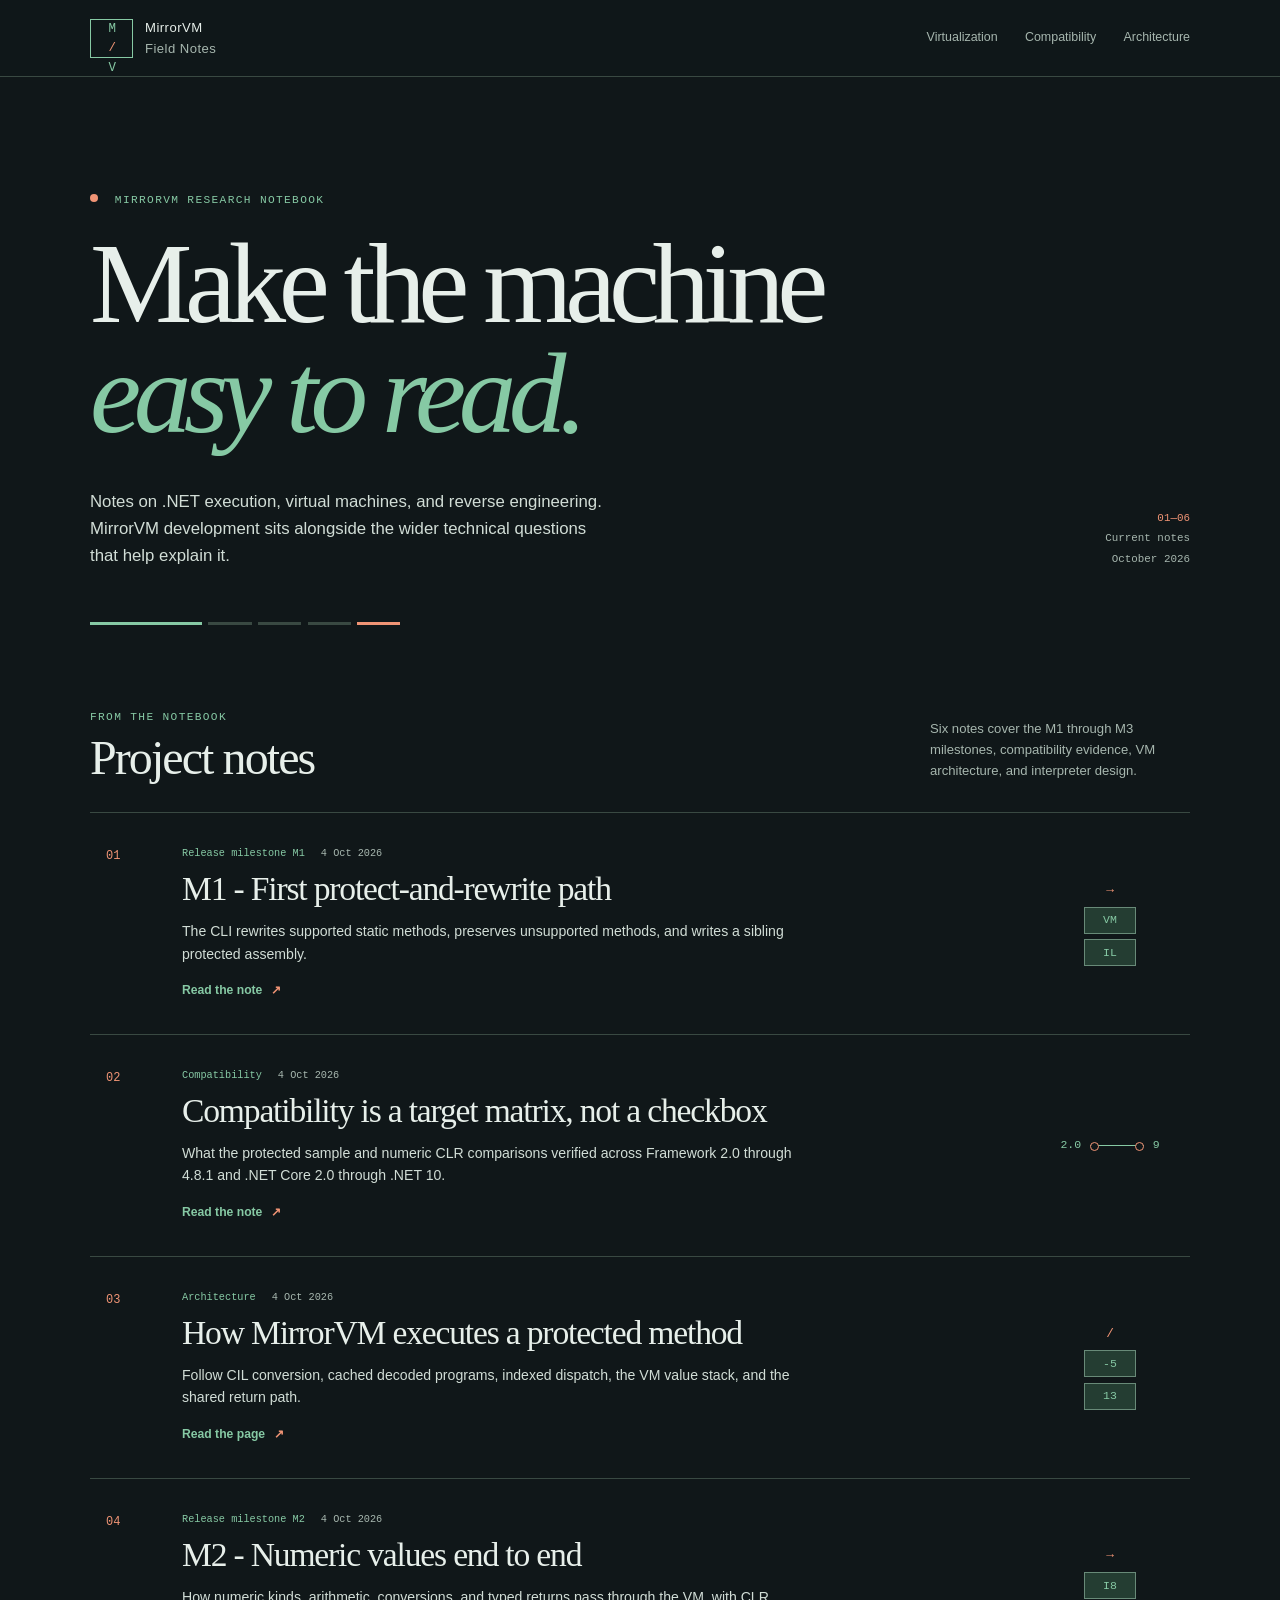
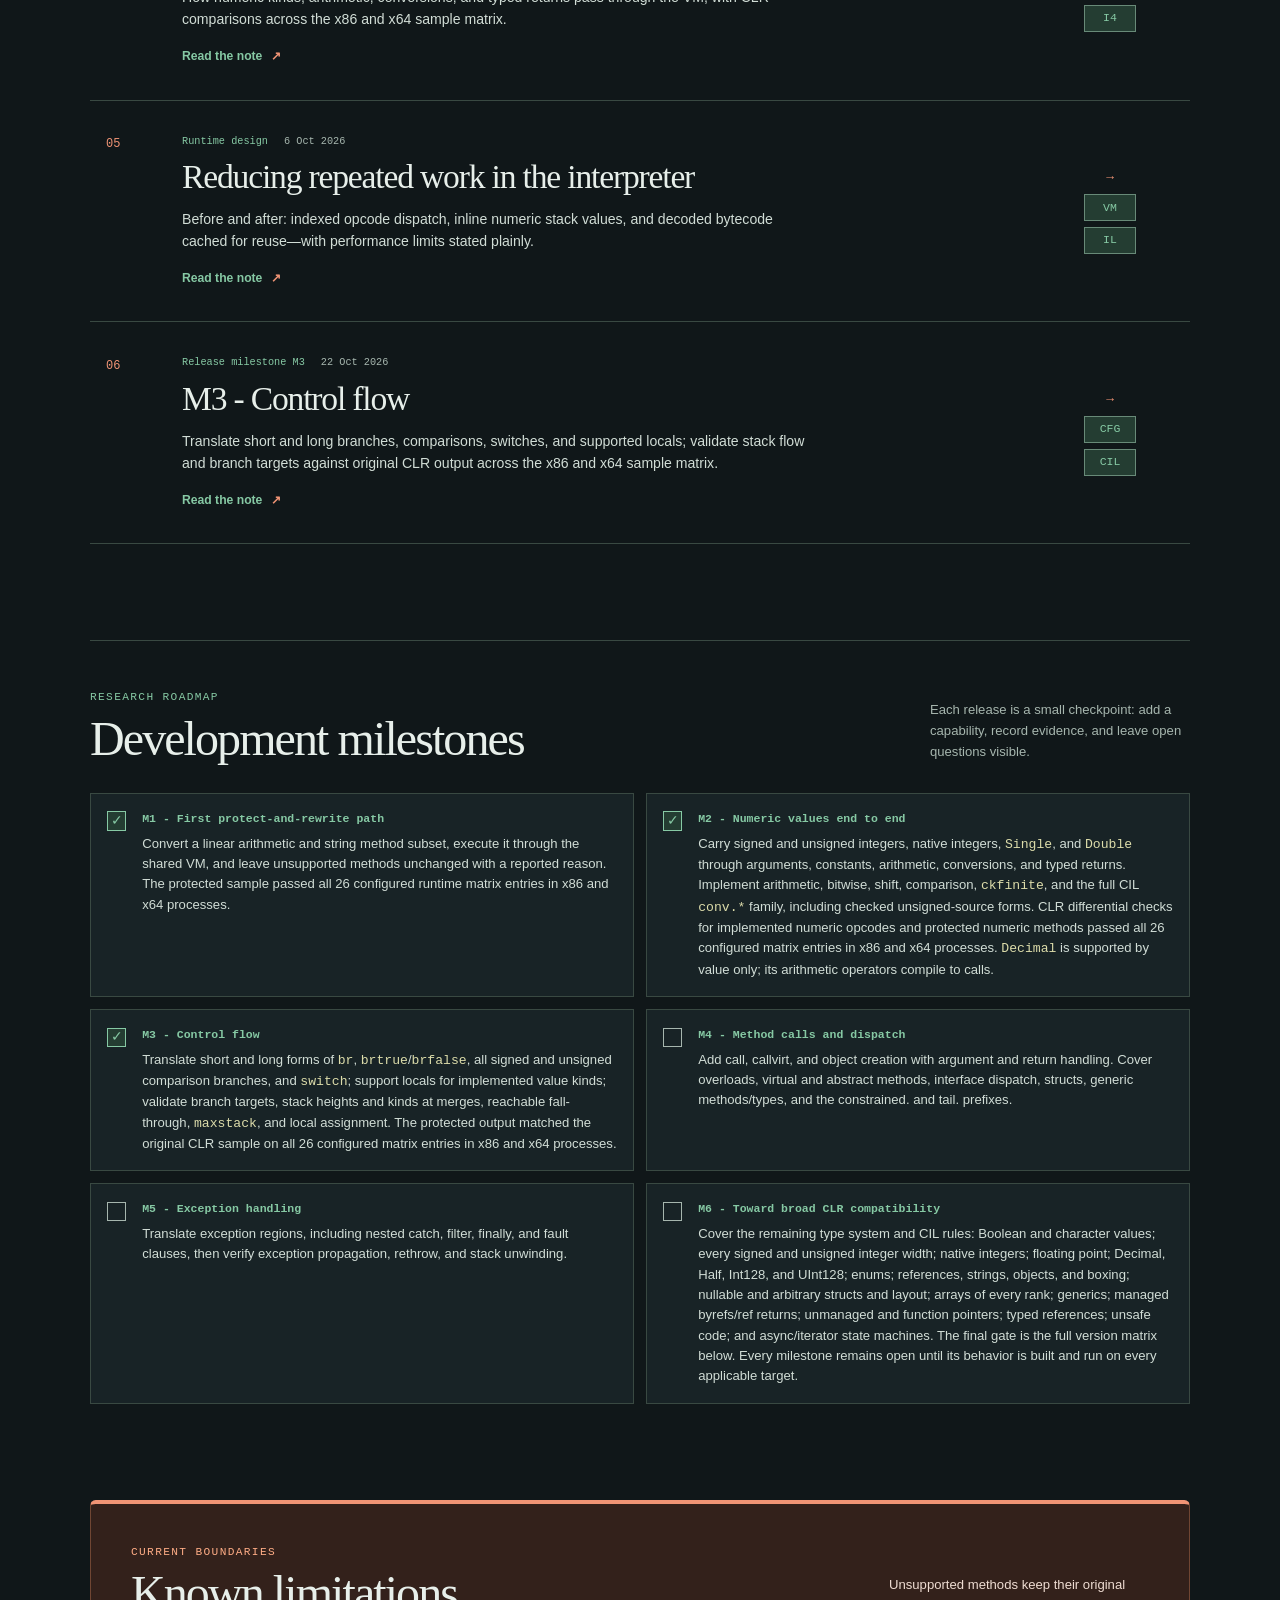
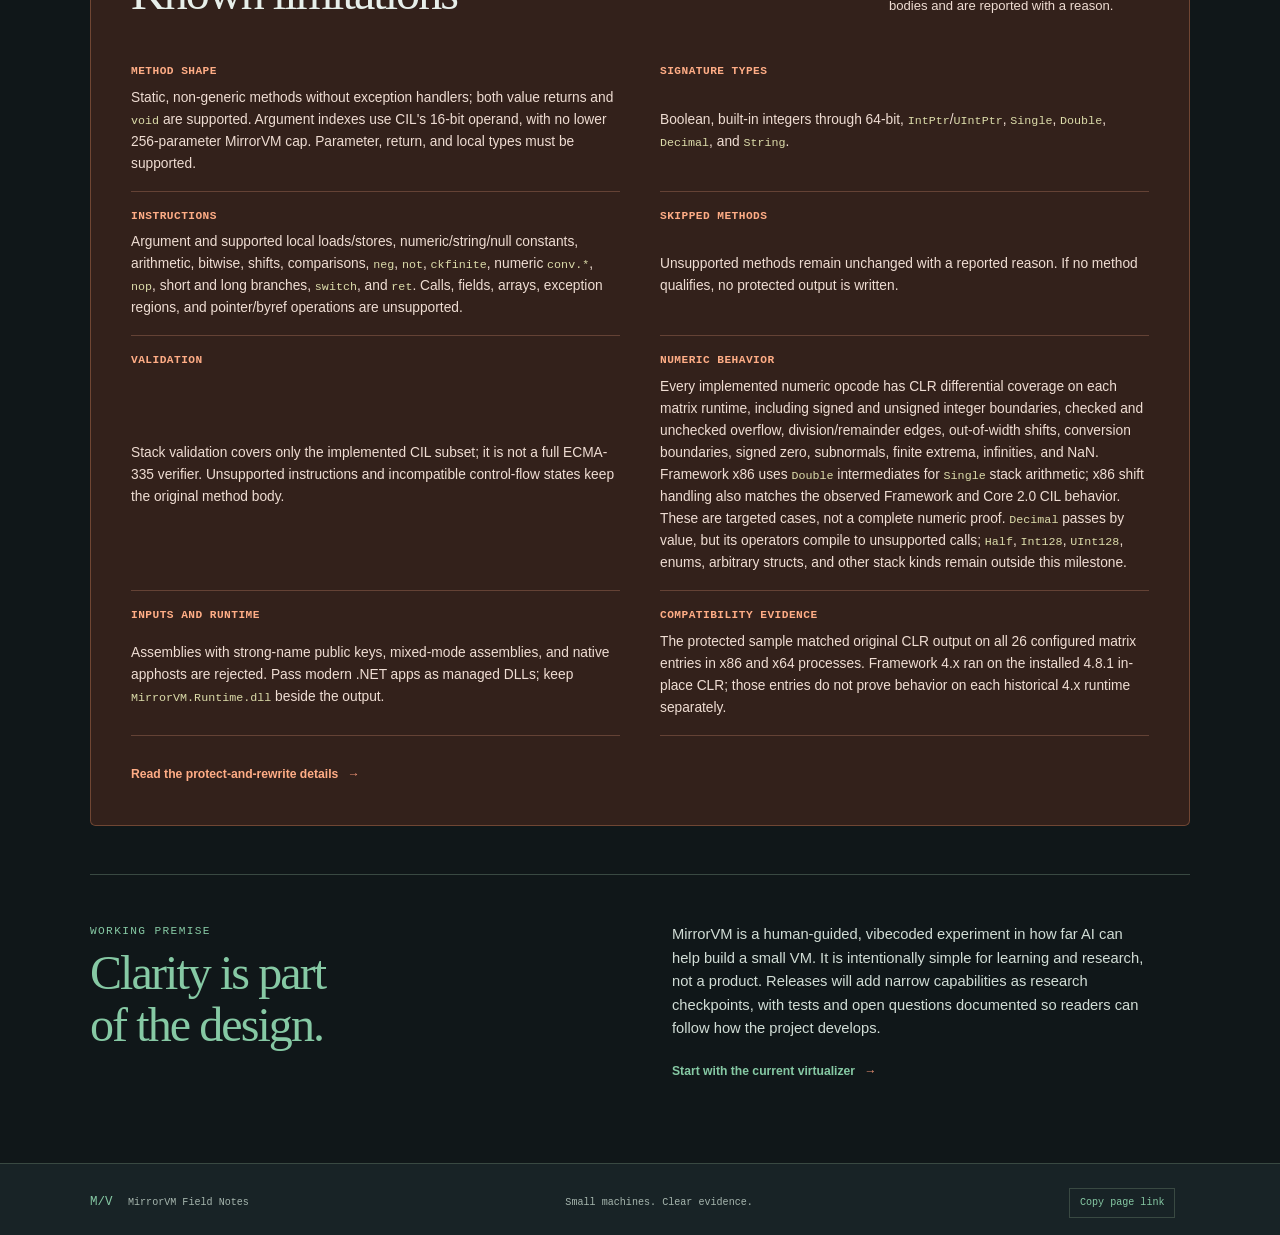
<file: docs/index.html>
<!doctype html>
<html lang="en">
<head>
  <meta charset="utf-8">
  <meta name="viewport" content="width=device-width, initial-scale=1">
  <meta name="description" content="MirrorVM technical notes and project updates.">
  <meta http-equiv="refresh" content="0; url=blog/">
  <title>MirrorVM — Field Notes</title>
  <script>window.location.replace("blog/index.html");</script>
</head>
<body>
  <p>Opening <a href="blog/">MirrorVM Field Notes</a>…</p>
</body>
</html>
</file>
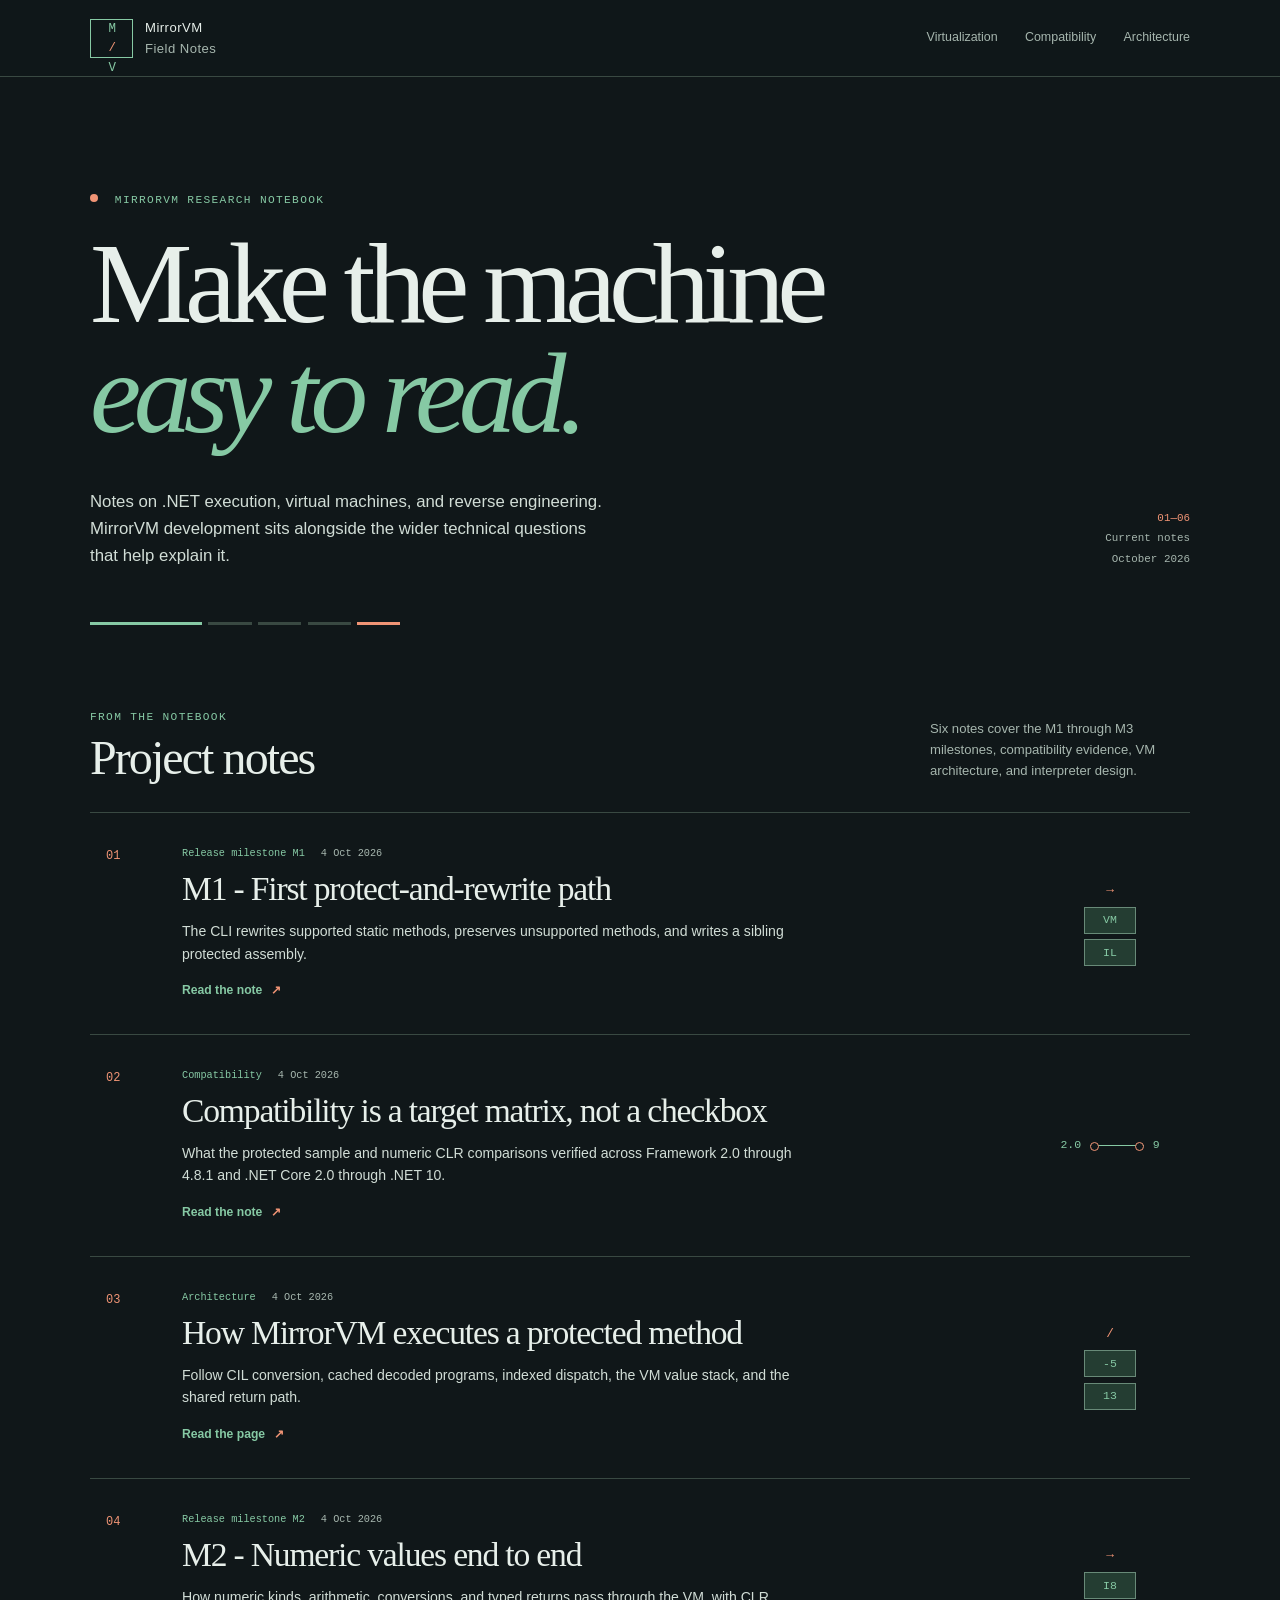
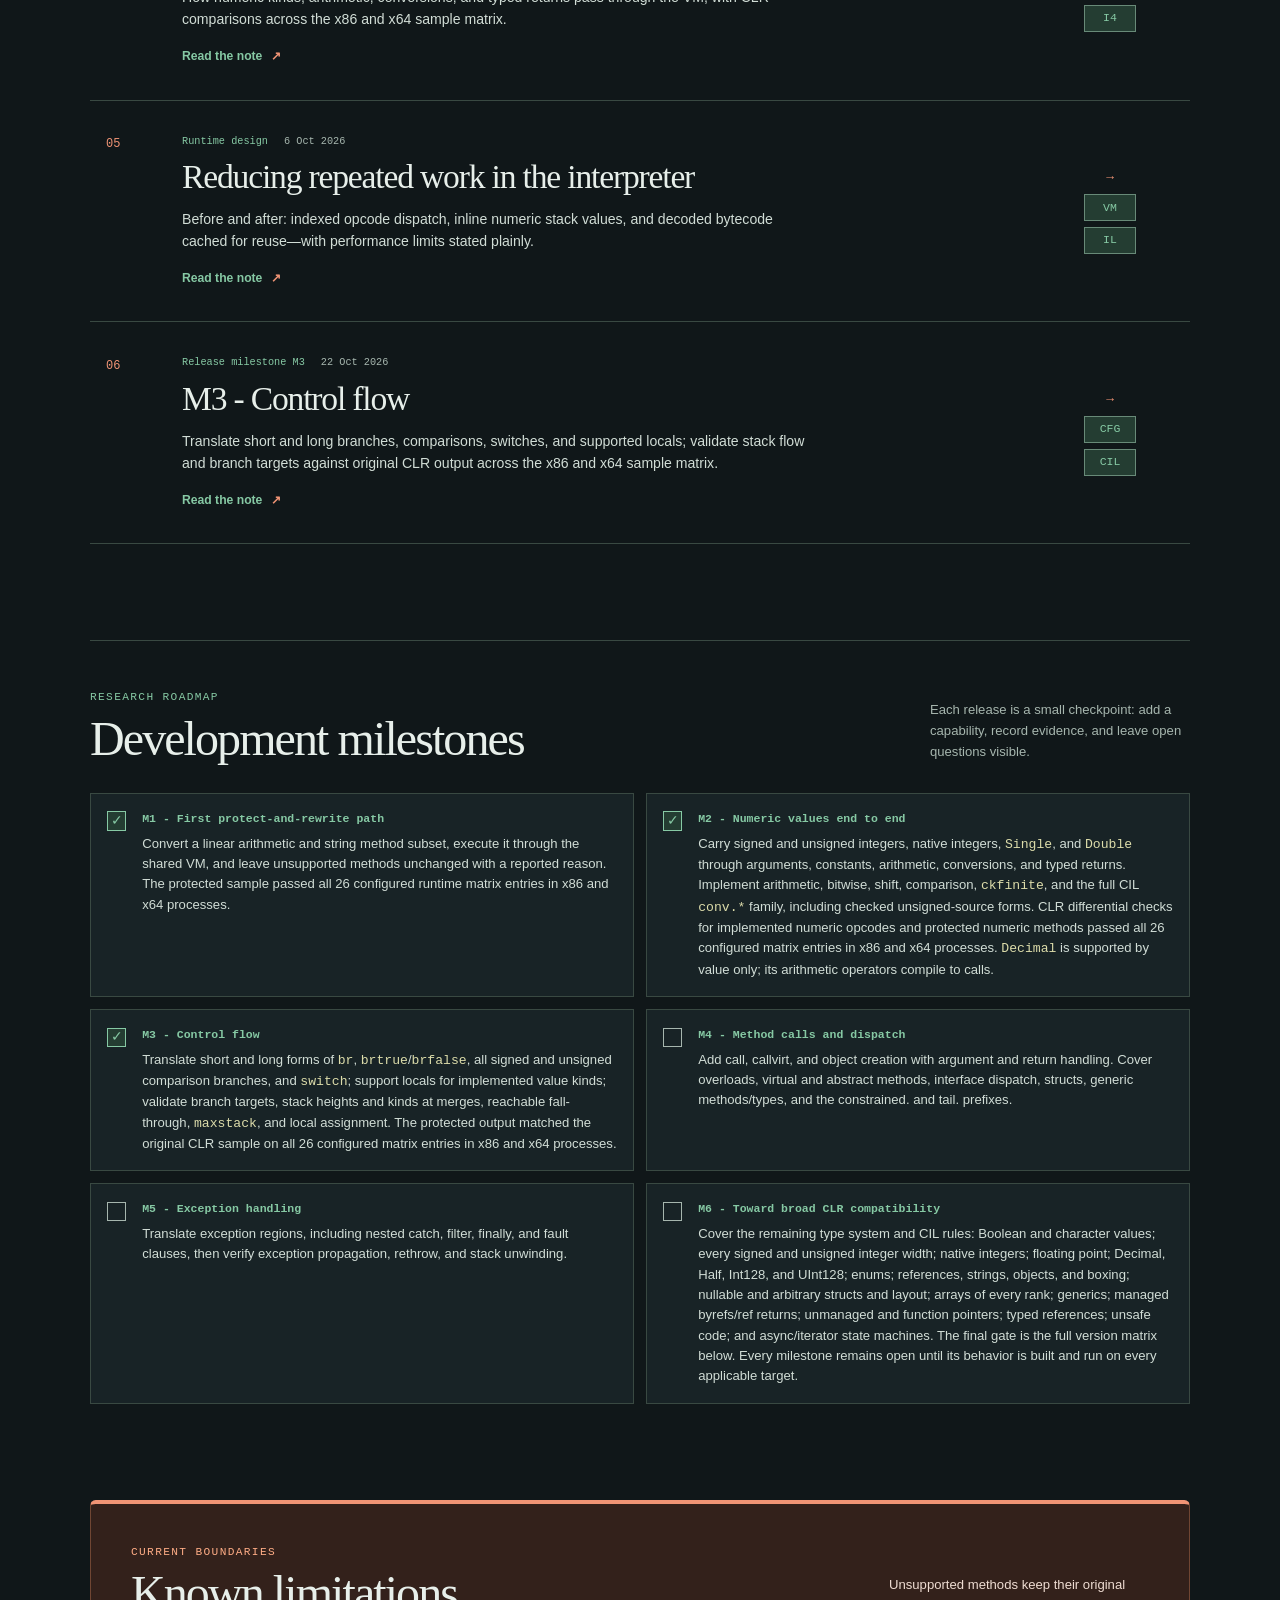
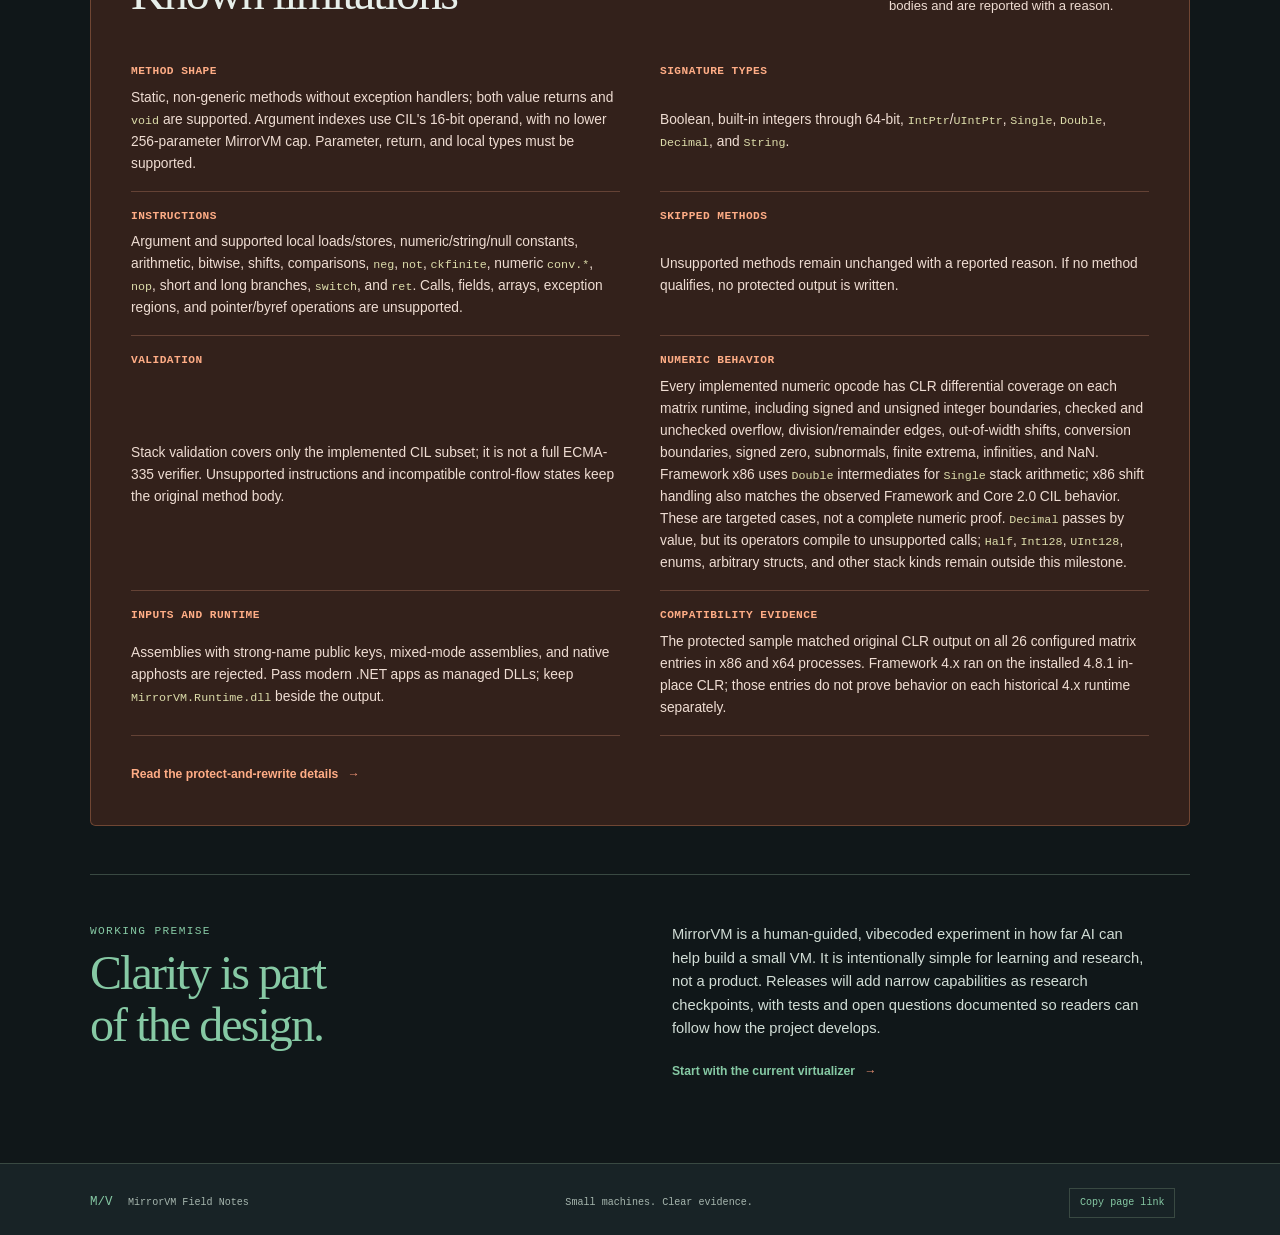
<file: docs/blog/index.html>
<!doctype html>
<html lang="en">
<head>
  <meta charset="utf-8">
  <meta name="viewport" content="width=device-width, initial-scale=1">
  <meta name="description" content="MirrorVM Field Notes: readable research on .NET execution, virtual machines, and reverse engineering.">
  <title>Field Notes — MirrorVM</title>
  <link rel="stylesheet" href="styles.css">
</head>
<body>
  <a class="skip-link" href="#main">Skip to notes</a>
  <header class="site-header">
    <div class="header-inner">
      <a class="brand" href="index.html" aria-label="MirrorVM Field Notes home">
        <span class="brand-mark" aria-hidden="true">M<span>/</span>V</span>
        <span class="brand-name">MirrorVM <b>Field Notes</b></span>
      </a>
      <nav aria-label="Main navigation">
        <a href="posts/method-virtualization.html">Virtualization</a>
        <a href="posts/compatibility-matrix.html">Compatibility</a>
        <a href="architecture.html">Architecture</a>
      </nav>
    </div>
  </header>

  <main id="main">
    <section class="hero">
      <p class="eyebrow"><span class="status-dot"></span> MirrorVM research notebook</p>
      <h1>Make the machine<br><em>easy to read.</em></h1>
      <div class="hero-bottom">
        <p class="hero-summary">Notes on .NET execution, virtual machines, and reverse engineering. MirrorVM development sits alongside the wider technical questions that help explain it.</p>
        <p class="hero-index"><span>01—06</span><br>Current notes<br>October 2026</p>
      </div>
      <div class="hero-rule" aria-hidden="true"><span></span><span></span><span></span><span></span><span></span></div>
    </section>

    <section class="notes-section" aria-labelledby="notes-title">
      <div class="section-heading">
        <div>
          <p class="eyebrow">From the notebook</p>
          <h2 id="notes-title">Project notes</h2>
        </div>
        <p class="section-aside">Six notes cover the M1 through M3 milestones, compatibility evidence, VM architecture, and interpreter design.</p>
      </div>

      <div class="note-list">
        <article class="note-card note-card-featured">
          <div class="note-number" aria-hidden="true">01</div>
          <div class="note-content">
            <p class="note-meta"><span>Release milestone M1</span><span>4 Oct 2026</span></p>
            <h3><a href="posts/method-virtualization.html">M1 - First protect-and-rewrite path</a></h3>
            <p class="note-description">The CLI rewrites supported static methods, preserves unsupported methods, and writes a sibling protected assembly.</p>
            <a class="read-link" href="posts/method-virtualization.html">Read the note <span aria-hidden="true">↗</span></a>
          </div>
          <div class="note-glyph glyph-stack" aria-hidden="true"><span>IL</span><span>VM</span><b>→</b></div>
        </article>

        <article class="note-card">
          <div class="note-number" aria-hidden="true">02</div>
          <div class="note-content">
            <p class="note-meta"><span>Compatibility</span><span>4 Oct 2026</span></p>
            <h3><a href="posts/compatibility-matrix.html">Compatibility is a target matrix, not a checkbox</a></h3>
            <p class="note-description">What the protected sample and numeric CLR comparisons verified across Framework 2.0 through 4.8.1 and .NET Core 2.0 through .NET 10.</p>
            <a class="read-link" href="posts/compatibility-matrix.html">Read the note <span aria-hidden="true">↗</span></a>
          </div>
          <div class="note-glyph glyph-range" aria-hidden="true"><span>2.0</span><i></i><span>9</span></div>
        </article>

        <article class="note-card">
          <div class="note-number" aria-hidden="true">03</div>
          <div class="note-content">
            <p class="note-meta"><span>Architecture</span><span>4 Oct 2026</span></p>
            <h3><a href="architecture.html">How MirrorVM executes a protected method</a></h3>
            <p class="note-description">Follow CIL conversion, cached decoded programs, indexed dispatch, the VM value stack, and the shared return path.</p>
            <a class="read-link" href="architecture.html">Read the page <span aria-hidden="true">&#8599;</span></a>
          </div>
          <div class="note-glyph glyph-stack" aria-hidden="true"><span>13</span><span>-5</span><b>/</b></div>
        </article>
        <article class="note-card">
          <div class="note-number" aria-hidden="true">04</div>
          <div class="note-content">
            <p class="note-meta"><span>Release milestone M2</span><span>4 Oct 2026</span></p>
            <h3><a href="posts/integer-arithmetic.html">M2 - Numeric values end to end</a></h3>
            <p class="note-description">How numeric kinds, arithmetic, conversions, and typed returns pass through the VM, with CLR comparisons across the x86 and x64 sample matrix.</p>
            <a class="read-link" href="posts/integer-arithmetic.html">Read the note <span aria-hidden="true">&#8599;</span></a>
          </div>
          <div class="note-glyph glyph-stack" aria-hidden="true"><span>I4</span><span>I8</span><b>&#8594;</b></div>
        </article>
        <article class="note-card">
          <div class="note-number" aria-hidden="true">05</div>
          <div class="note-content">
            <p class="note-meta"><span>Runtime design</span><span>6 Oct 2026</span></p>
            <h3><a href="posts/interpreter-optimizations.html">Reducing repeated work in the interpreter</a></h3>
            <p class="note-description">Before and after: indexed opcode dispatch, inline numeric stack values, and decoded bytecode cached for reuse—with performance limits stated plainly.</p>
            <a class="read-link" href="posts/interpreter-optimizations.html">Read the note <span aria-hidden="true">&#8599;</span></a>
          </div>
          <div class="note-glyph glyph-stack" aria-hidden="true"><span>IL</span><span>VM</span><b>&#8594;</b></div>
        </article>
        <article class="note-card">
          <div class="note-number" aria-hidden="true">06</div>
          <div class="note-content">
            <p class="note-meta"><span>Release milestone M3</span><span>22 Oct 2026</span></p>
            <h3><a href="posts/control-flow.html">M3 - Control flow</a></h3>
            <p class="note-description">Translate short and long branches, comparisons, switches, and supported locals; validate stack flow and branch targets against original CLR output across the x86 and x64 sample matrix.</p>
            <a class="read-link" href="posts/control-flow.html">Read the note <span aria-hidden="true">&#8599;</span></a>
          </div>
          <div class="note-glyph glyph-stack" aria-hidden="true"><span>CIL</span><span>CFG</span><b>&#8594;</b></div>
        </article>
      </div>
    </section>

    <section class="milestones-section" aria-labelledby="milestones-title">
      <div class="section-heading">
        <div>
          <p class="eyebrow">Research roadmap</p>
          <h2 id="milestones-title">Development milestones</h2>
        </div>
        <p class="section-aside">Each release is a small checkpoint: add a capability, record evidence, and leave open questions visible.</p>
      </div>
      <ol class="milestone-list">
        <li>
          <span class="milestone-check is-checked" role="img" aria-label="Complete">&#10003;</span>
          <div><h3>M1 - First protect-and-rewrite path</h3><p>Convert a linear arithmetic and string method subset, execute it through the shared VM, and leave unsupported methods unchanged with a reported reason. The protected sample passed all 26 configured runtime matrix entries in x86 and x64 processes.</p></div>
        </li>
        <li>
          <span class="milestone-check is-checked" role="img" aria-label="Complete">&#10003;</span>
          <div><h3>M2 - Numeric values end to end</h3><p>Carry signed and unsigned integers, native integers, <code>Single</code>, and <code>Double</code> through arguments, constants, arithmetic, conversions, and typed returns. Implement arithmetic, bitwise, shift, comparison, <code>ckfinite</code>, and the full CIL <code>conv.*</code> family, including checked unsigned-source forms. CLR differential checks for implemented numeric opcodes and protected numeric methods passed all 26 configured matrix entries in x86 and x64 processes. <code>Decimal</code> is supported by value only; its arithmetic operators compile to calls.</p></div>
        </li>
        <li>
          <span class="milestone-check is-checked" role="img" aria-label="Complete">&#10003;</span>
          <div><h3>M3 - Control flow</h3><p>Translate short and long forms of <code>br</code>, <code>brtrue</code>/<code>brfalse</code>, all signed and unsigned comparison branches, and <code>switch</code>; support locals for implemented value kinds; validate branch targets, stack heights and kinds at merges, reachable fall-through, <code>maxstack</code>, and local assignment. The protected output matched the original CLR sample on all 26 configured matrix entries in x86 and x64 processes.</p></div>
        </li>
        <li>
          <span class="milestone-check" role="img" aria-label="Not complete"></span>
          <div><h3>M4 - Method calls and dispatch</h3><p>Add call, callvirt, and object creation with argument and return handling. Cover overloads, virtual and abstract methods, interface dispatch, structs, generic methods/types, and the constrained. and tail. prefixes.</p></div>
        </li>
        <li>
          <span class="milestone-check" role="img" aria-label="Not complete"></span>
          <div><h3>M5 - Exception handling</h3><p>Translate exception regions, including nested catch, filter, finally, and fault clauses, then verify exception propagation, rethrow, and stack unwinding.</p></div>
        </li>
        <li>
          <span class="milestone-check" role="img" aria-label="Not complete"></span>
          <div><h3>M6 - Toward broad CLR compatibility</h3><p>Cover the remaining type system and CIL rules: Boolean and character values; every signed and unsigned integer width; native integers; floating point; Decimal, Half, Int128, and UInt128; enums; references, strings, objects, and boxing; nullable and arbitrary structs and layout; arrays of every rank; generics; managed byrefs/ref returns; unmanaged and function pointers; typed references; unsafe code; and async/iterator state machines. The final gate is the full version matrix below. Every milestone remains open until its behavior is built and run on every applicable target.</p></div>
        </li>
      </ol>
    </section>

    <section class="limits-section" aria-labelledby="limits-title">
      <div class="section-heading">
        <div>
          <p class="eyebrow">Current boundaries</p>
          <h2 id="limits-title">Known limitations</h2>
        </div>
        <p class="section-aside">Unsupported methods keep their original bodies and are reported with a reason.</p>
      </div>
      <ul class="limits-list">
        <li><strong>Method shape</strong><span>Static, non-generic methods without exception handlers; both value returns and <code>void</code> are supported. Argument indexes use CIL's 16-bit operand, with no lower 256-parameter MirrorVM cap. Parameter, return, and local types must be supported.</span></li>
        <li><strong>Signature types</strong><span>Boolean, built-in integers through 64-bit, <code>IntPtr</code>/<code>UIntPtr</code>, <code>Single</code>, <code>Double</code>, <code>Decimal</code>, and <code>String</code>.</span></li>
        <li><strong>Instructions</strong><span>Argument and supported local loads/stores, numeric/string/null constants, arithmetic, bitwise, shifts, comparisons, <code>neg</code>, <code>not</code>, <code>ckfinite</code>, numeric <code>conv.*</code>, <code>nop</code>, short and long branches, <code>switch</code>, and <code>ret</code>. Calls, fields, arrays, exception regions, and pointer/byref operations are unsupported.</span></li>
        <li><strong>Skipped methods</strong><span>Unsupported methods remain unchanged with a reported reason. If no method qualifies, no protected output is written.</span></li>
        <li><strong>Validation</strong><span>Stack validation covers only the implemented CIL subset; it is not a full ECMA-335 verifier. Unsupported instructions and incompatible control-flow states keep the original method body.</span></li>
        <li><strong>Numeric behavior</strong><span>Every implemented numeric opcode has CLR differential coverage on each matrix runtime, including signed and unsigned integer boundaries, checked and unchecked overflow, division/remainder edges, out-of-width shifts, conversion boundaries, signed zero, subnormals, finite extrema, infinities, and NaN. Framework x86 uses <code>Double</code> intermediates for <code>Single</code> stack arithmetic; x86 shift handling also matches the observed Framework and Core 2.0 CIL behavior. These are targeted cases, not a complete numeric proof. <code>Decimal</code> passes by value, but its operators compile to unsupported calls; <code>Half</code>, <code>Int128</code>, <code>UInt128</code>, enums, arbitrary structs, and other stack kinds remain outside this milestone.</span></li>
        <li><strong>Inputs and runtime</strong><span>Assemblies with strong-name public keys, mixed-mode assemblies, and native apphosts are rejected. Pass modern .NET apps as managed DLLs; keep <code>MirrorVM.Runtime.dll</code> beside the output.</span></li>
        <li><strong>Compatibility evidence</strong><span>The protected sample matched original CLR output on all 26 configured matrix entries in x86 and x64 processes. Framework 4.x ran on the installed 4.8.1 in-place CLR; those entries do not prove behavior on each historical 4.x runtime separately.</span></li>
      </ul>
      <a class="text-link" href="posts/method-virtualization.html">Read the protect-and-rewrite details <span aria-hidden="true">→</span></a>
    </section>

    <section class="principles" aria-labelledby="principles-title">
      <div>
        <p class="eyebrow">Working premise</p>
        <h2 id="principles-title">Clarity is part<br>of the design.</h2>
      </div>
      <div class="principle-copy">
        <p>MirrorVM is a human-guided, vibecoded experiment in how far AI can help build a small VM. It is intentionally simple for learning and research, not a product. Releases will add narrow capabilities as research checkpoints, with tests and open questions documented so readers can follow how the project develops.</p>
        <a class="text-link" href="posts/method-virtualization.html">Start with the current virtualizer <span aria-hidden="true">→</span></a>
      </div>
    </section>
  </main>

  <footer class="site-footer">
    <a class="footer-brand" href="index.html">M/V <span>MirrorVM Field Notes</span></a>
    <p>Small machines. Clear evidence.</p>
    <div class="page-link">
      <button class="copy-link-button" type="button" data-copy-page-url>Copy page link</button>
      <span class="copy-link-status" data-copy-status role="status" aria-live="polite"></span>
    </div>
  </footer>
  <script src="site.js" defer></script>
</body>
</html>
</file>
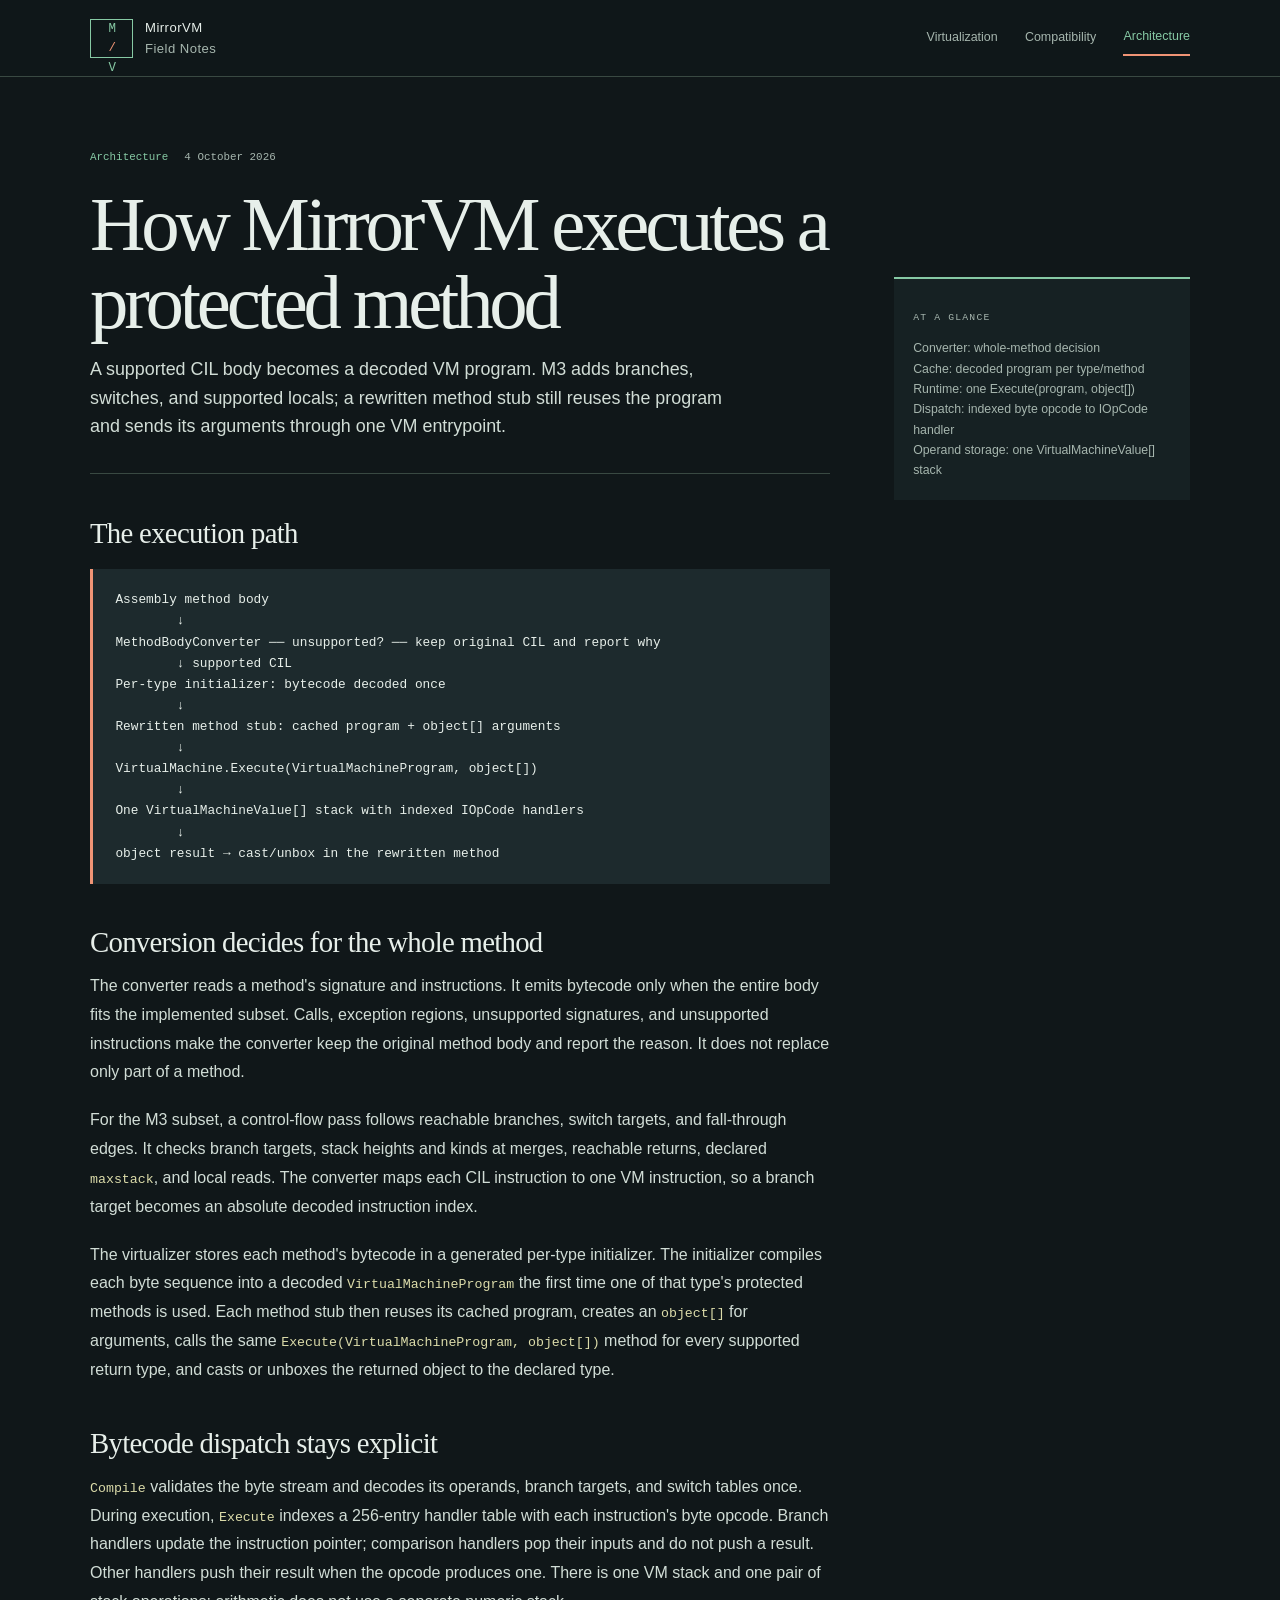
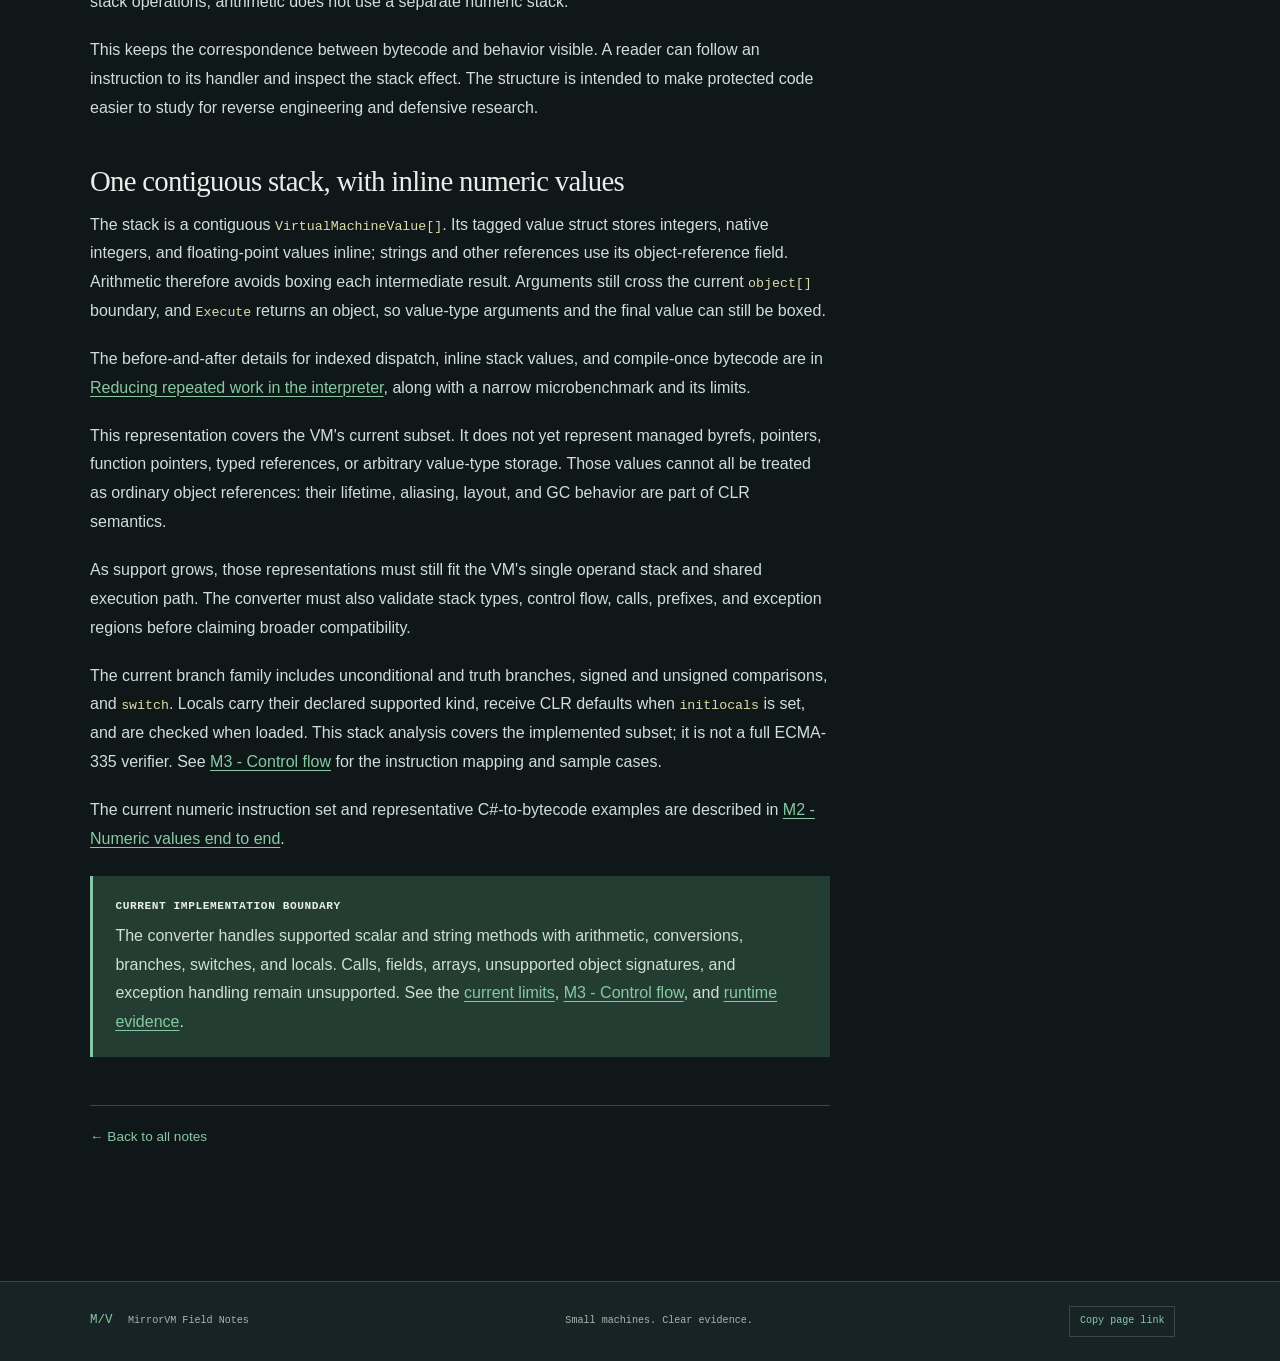
<file: docs/blog/architecture.html>
<!doctype html>
<html lang="en">
<head>
  <meta charset="utf-8">
  <meta name="viewport" content="width=device-width, initial-scale=1">
  <meta name="description" content="A concise guide to MirrorVM's CIL conversion, bytecode, single VM stack, and opcode handler path.">
  <title>How MirrorVM executes a protected method — MirrorVM Field Notes</title>
  <link rel="stylesheet" href="styles.css">
</head>
<body>
  <a class="skip-link" href="#article">Skip to article</a>
  <header class="site-header">
    <div class="header-inner">
      <a class="brand" href="index.html" aria-label="MirrorVM Field Notes home">
        <span class="brand-mark" aria-hidden="true">M<span>/</span>V</span>
        <span class="brand-name">MirrorVM <b>Field Notes</b></span>
      </a>
      <nav aria-label="Main navigation">
        <a href="posts/method-virtualization.html">Virtualization</a>
        <a href="posts/compatibility-matrix.html">Compatibility</a>
        <a class="active" href="architecture.html">Architecture</a>
      </nav>
    </div>
  </header>

  <main id="article" class="article-shell">
    <article class="article-main">
      <div class="article-kicker"><span>Architecture</span><span>4 October 2026</span></div>
      <h1>How MirrorVM executes a protected method</h1>
      <p class="article-deck">A supported CIL body becomes a decoded VM program. M3 adds branches, switches, and supported locals; a rewritten method stub still reuses the program and sends its arguments through one VM entrypoint.</p>
      <div class="article-rule"></div>

      <div class="article-body">
        <h2>The execution path</h2>
        <pre><code>Assembly method body
        ↓
MethodBodyConverter ── unsupported? ── keep original CIL and report why
        ↓ supported CIL
Per-type initializer: bytecode decoded once
        ↓
Rewritten method stub: cached program + object[] arguments
        ↓
VirtualMachine.Execute(VirtualMachineProgram, object[])
        ↓
One VirtualMachineValue[] stack with indexed IOpCode handlers
        ↓
object result → cast/unbox in the rewritten method</code></pre>

        <h2>Conversion decides for the whole method</h2>
        <p>The converter reads a method's signature and instructions. It emits bytecode only when the entire body fits the implemented subset. Calls, exception regions, unsupported signatures, and unsupported instructions make the converter keep the original method body and report the reason. It does not replace only part of a method.</p>
        <p>For the M3 subset, a control-flow pass follows reachable branches, switch targets, and fall-through edges. It checks branch targets, stack heights and kinds at merges, reachable returns, declared <code>maxstack</code>, and local reads. The converter maps each CIL instruction to one VM instruction, so a branch target becomes an absolute decoded instruction index.</p>
        <p>The virtualizer stores each method's bytecode in a generated per-type initializer. The initializer compiles each byte sequence into a decoded <code>VirtualMachineProgram</code> the first time one of that type's protected methods is used. Each method stub then reuses its cached program, creates an <code>object[]</code> for arguments, calls the same <code>Execute(VirtualMachineProgram, object[])</code> method for every supported return type, and casts or unboxes the returned object to the declared type.</p>

        <h2>Bytecode dispatch stays explicit</h2>
        <p><code>Compile</code> validates the byte stream and decodes its operands, branch targets, and switch tables once. During execution, <code>Execute</code> indexes a 256-entry handler table with each instruction's byte opcode. Branch handlers update the instruction pointer; comparison handlers pop their inputs and do not push a result. Other handlers push their result when the opcode produces one. There is one VM stack and one pair of stack operations; arithmetic does not use a separate numeric stack.</p>
        <p>This keeps the correspondence between bytecode and behavior visible. A reader can follow an instruction to its handler and inspect the stack effect. The structure is intended to make protected code easier to study for reverse engineering and defensive research.</p>

        <h2>One contiguous stack, with inline numeric values</h2>
        <p>The stack is a contiguous <code>VirtualMachineValue[]</code>. Its tagged value struct stores integers, native integers, and floating-point values inline; strings and other references use its object-reference field. Arithmetic therefore avoids boxing each intermediate result. Arguments still cross the current <code>object[]</code> boundary, and <code>Execute</code> returns an object, so value-type arguments and the final value can still be boxed.</p>
        <p>The before-and-after details for indexed dispatch, inline stack values, and compile-once bytecode are in <a href="posts/interpreter-optimizations.html">Reducing repeated work in the interpreter</a>, along with a narrow microbenchmark and its limits.</p>
        <p>This representation covers the VM's current subset. It does not yet represent managed byrefs, pointers, function pointers, typed references, or arbitrary value-type storage. Those values cannot all be treated as ordinary object references: their lifetime, aliasing, layout, and GC behavior are part of CLR semantics.</p>
        <p>As support grows, those representations must still fit the VM's single operand stack and shared execution path. The converter must also validate stack types, control flow, calls, prefixes, and exception regions before claiming broader compatibility.</p>
        <p>The current branch family includes unconditional and truth branches, signed and unsigned comparisons, and <code>switch</code>. Locals carry their declared supported kind, receive CLR defaults when <code>initlocals</code> is set, and are checked when loaded. This stack analysis covers the implemented subset; it is not a full ECMA-335 verifier. See <a href="posts/control-flow.html">M3 - Control flow</a> for the instruction mapping and sample cases.</p>
        <p>The current numeric instruction set and representative C#-to-bytecode examples are described in <a href="posts/integer-arithmetic.html">M2 - Numeric values end to end</a>.</p>

        <div class="fact-box">
          <strong>Current implementation boundary</strong>
          <p>The converter handles supported scalar and string methods with arithmetic, conversions, branches, switches, and locals. Calls, fields, arrays, unsupported object signatures, and exception handling remain unsupported. See the <a href="index.html#limits-title">current limits</a>, <a href="posts/control-flow.html">M3 - Control flow</a>, and <a href="posts/compatibility-matrix.html">runtime evidence</a>.</p>
        </div>

        <div class="article-end">
          <p><a href="index.html">← Back to all notes</a></p>
        </div>
      </div>
    </article>
    <aside class="article-aside">
      <div class="aside-card">
        <p class="eyebrow">At a glance</p>
        <p>Converter: whole-method decision<br>Cache: decoded program per type/method<br>Runtime: one Execute(program, object[])<br>Dispatch: indexed byte opcode to IOpCode handler<br>Operand storage: one VirtualMachineValue[] stack</p>
      </div>
    </aside>
  </main>

  <footer class="site-footer">
    <a class="footer-brand" href="index.html">M/V <span>MirrorVM Field Notes</span></a>
    <p>Small machines. Clear evidence.</p>
    <div class="page-link">
      <button class="copy-link-button" type="button" data-copy-page-url>Copy page link</button>
      <span class="copy-link-status" data-copy-status role="status" aria-live="polite"></span>
    </div>
  </footer>
  <script src="site.js" defer></script>
</body>
</html>
</file>
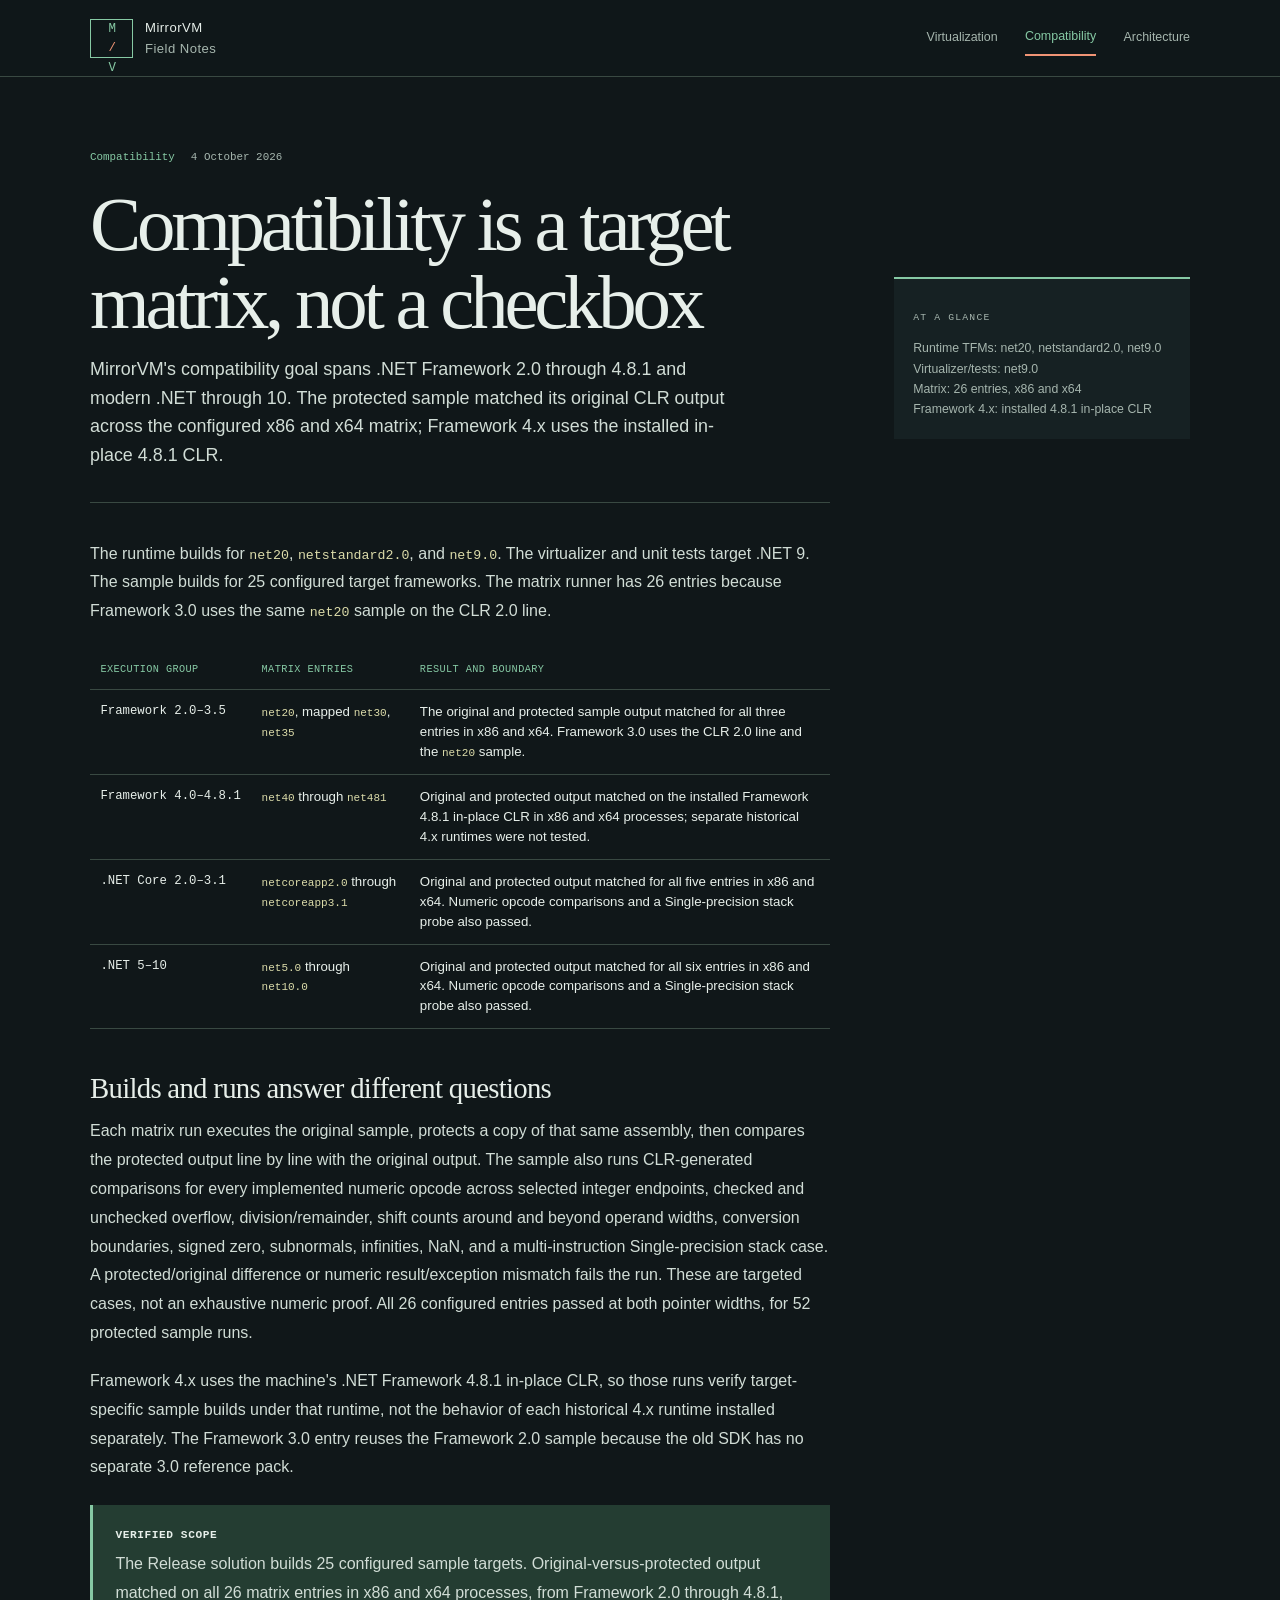
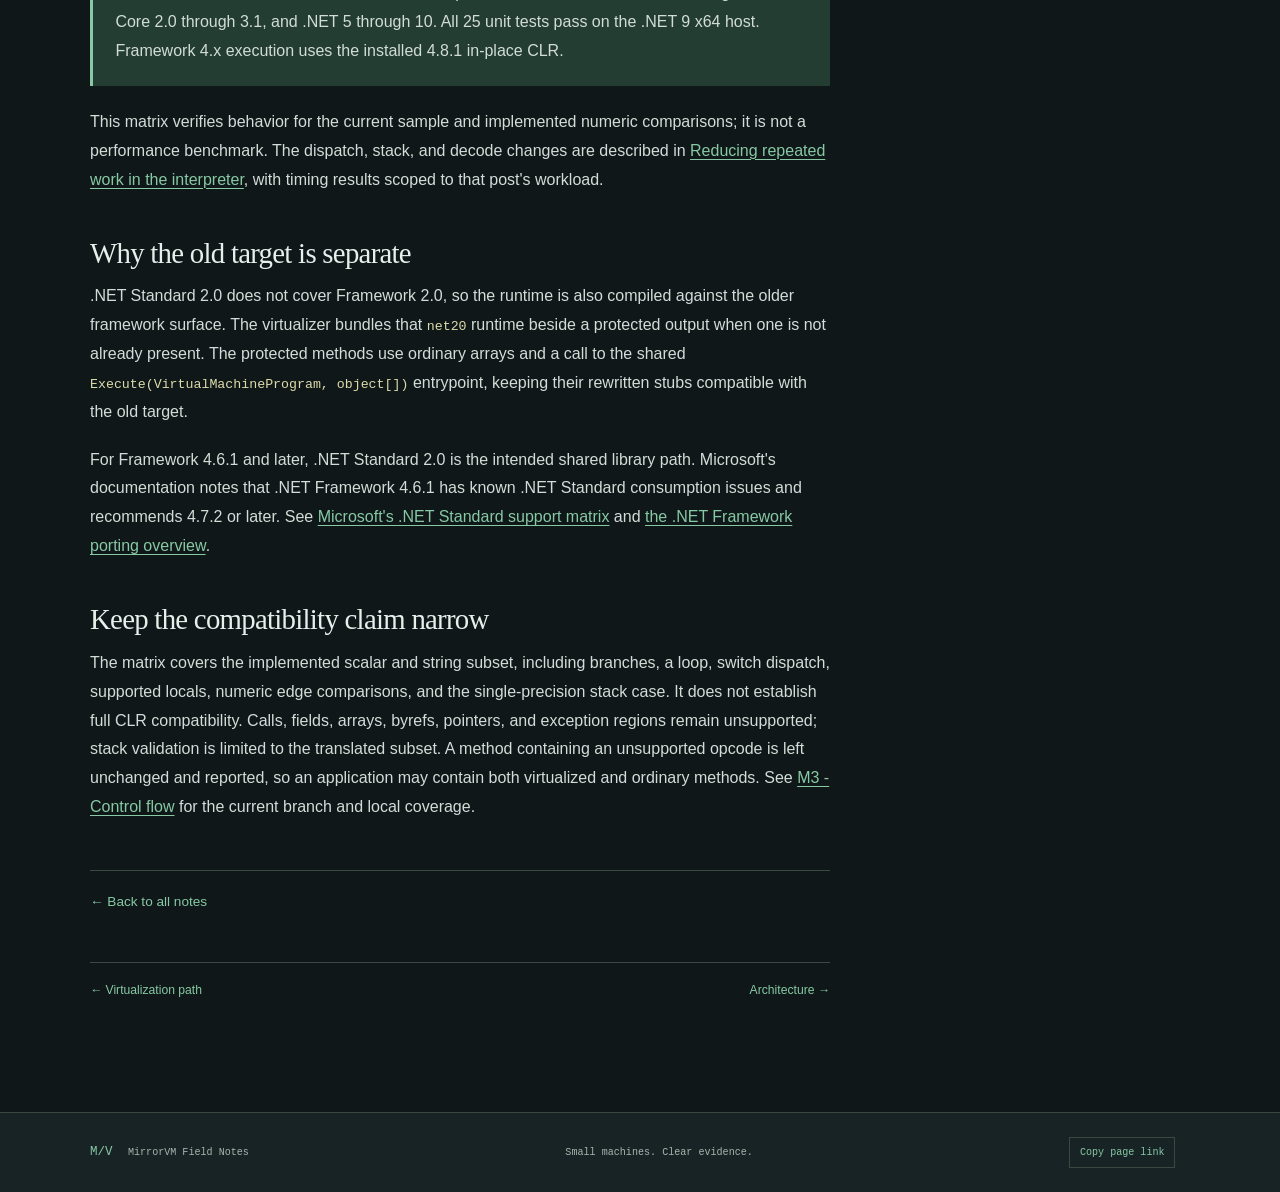
<file: docs/blog/posts/compatibility-matrix.html>
<!doctype html>
<html lang="en">
<head>
  <meta charset="utf-8">
  <meta name="viewport" content="width=device-width, initial-scale=1">
  <meta name="description" content="MirrorVM's .NET Framework 2.0 through 4.8.1 and modern .NET through 10 compatibility goal, target frameworks, and verified protected sample runs.">
  <title>Compatibility is a target matrix, not a checkbox — MirrorVM Field Notes</title>
  <link rel="stylesheet" href="../styles.css">
</head>
<body>
  <a class="skip-link" href="#article">Skip to article</a>
  <header class="site-header">
    <div class="header-inner">
      <a class="brand" href="../index.html" aria-label="MirrorVM Field Notes home">
        <span class="brand-mark" aria-hidden="true">M<span>/</span>V</span>
        <span class="brand-name">MirrorVM <b>Field Notes</b></span>
      </a>
      <nav aria-label="Main navigation">
        <a href="method-virtualization.html">Virtualization</a>
        <a class="active" href="compatibility-matrix.html">Compatibility</a>
        <a href="../architecture.html">Architecture</a>
      </nav>
    </div>
  </header>

  <main id="article" class="article-shell">
    <article class="article-main">
      <div class="article-kicker"><span>Compatibility</span><span>4 October 2026</span></div>
      <h1>Compatibility is a target matrix, not a checkbox</h1>
      <p class="article-deck">MirrorVM's compatibility goal spans .NET Framework 2.0 through 4.8.1 and modern .NET through 10. The protected sample matched its original CLR output across the configured x86 and x64 matrix; Framework 4.x uses the installed in-place 4.8.1 CLR.</p>
      <div class="article-rule"></div>

      <div class="article-body">
        <p>The runtime builds for <code>net20</code>, <code>netstandard2.0</code>, and <code>net9.0</code>. The virtualizer and unit tests target .NET 9. The sample builds for 25 configured target frameworks. The matrix runner has 26 entries because Framework 3.0 uses the same <code>net20</code> sample on the CLR 2.0 line.</p>

        <div class="matrix-wrap">
          <table class="matrix">
            <thead><tr><th>Execution group</th><th>Matrix entries</th><th>Result and boundary</th></tr></thead>
            <tbody>
              <tr><td>Framework 2.0–3.5</td><td><code>net20</code>, mapped <code>net30</code>, <code>net35</code></td><td>The original and protected sample output matched for all three entries in x86 and x64. Framework 3.0 uses the CLR 2.0 line and the <code>net20</code> sample.</td></tr>
              <tr><td>Framework 4.0–4.8.1</td><td><code>net40</code> through <code>net481</code></td><td>Original and protected output matched on the installed Framework 4.8.1 in-place CLR in x86 and x64 processes; separate historical 4.x runtimes were not tested.</td></tr>
              <tr><td>.NET Core 2.0–3.1</td><td><code>netcoreapp2.0</code> through <code>netcoreapp3.1</code></td><td>Original and protected output matched for all five entries in x86 and x64. Numeric opcode comparisons and a Single-precision stack probe also passed.</td></tr>
              <tr><td>.NET 5–10</td><td><code>net5.0</code> through <code>net10.0</code></td><td>Original and protected output matched for all six entries in x86 and x64. Numeric opcode comparisons and a Single-precision stack probe also passed.</td></tr>
            </tbody>
          </table>
        </div>

        <h2>Builds and runs answer different questions</h2>
        <p>Each matrix run executes the original sample, protects a copy of that same assembly, then compares the protected output line by line with the original output. The sample also runs CLR-generated comparisons for every implemented numeric opcode across selected integer endpoints, checked and unchecked overflow, division/remainder, shift counts around and beyond operand widths, conversion boundaries, signed zero, subnormals, infinities, NaN, and a multi-instruction Single-precision stack case. A protected/original difference or numeric result/exception mismatch fails the run. These are targeted cases, not an exhaustive numeric proof. All 26 configured entries passed at both pointer widths, for 52 protected sample runs.</p>
        <p>Framework 4.x uses the machine's .NET Framework 4.8.1 in-place CLR, so those runs verify target-specific sample builds under that runtime, not the behavior of each historical 4.x runtime installed separately. The Framework 3.0 entry reuses the Framework 2.0 sample because the old SDK has no separate 3.0 reference pack.</p>
        <div class="fact-box">
          <strong>Verified scope</strong>
          <p>The Release solution builds 25 configured sample targets. Original-versus-protected output matched on all 26 matrix entries in x86 and x64 processes, from Framework 2.0 through 4.8.1, Core 2.0 through 3.1, and .NET 5 through 10. All 25 unit tests pass on the .NET 9 x64 host. Framework 4.x execution uses the installed 4.8.1 in-place CLR.</p>
        </div>
        <p>This matrix verifies behavior for the current sample and implemented numeric comparisons; it is not a performance benchmark. The dispatch, stack, and decode changes are described in <a href="interpreter-optimizations.html">Reducing repeated work in the interpreter</a>, with timing results scoped to that post's workload.</p>

        <h2>Why the old target is separate</h2>
        <p>.NET Standard 2.0 does not cover Framework 2.0, so the runtime is also compiled against the older framework surface. The virtualizer bundles that <code>net20</code> runtime beside a protected output when one is not already present. The protected methods use ordinary arrays and a call to the shared <code>Execute(VirtualMachineProgram, object[])</code> entrypoint, keeping their rewritten stubs compatible with the old target.</p>
        <p>For Framework 4.6.1 and later, .NET Standard 2.0 is the intended shared library path. Microsoft's documentation notes that .NET Framework 4.6.1 has known .NET Standard consumption issues and recommends 4.7.2 or later. See <a href="https://learn.microsoft.com/dotnet/standard/net-standard?tabs=net-standard-2-0">Microsoft's .NET Standard support matrix</a> and <a href="https://learn.microsoft.com/en-us/dotnet/core/porting/framework-overview">the .NET Framework porting overview</a>.</p>

        <h2>Keep the compatibility claim narrow</h2>
        <p>The matrix covers the implemented scalar and string subset, including branches, a loop, switch dispatch, supported locals, numeric edge comparisons, and the single-precision stack case. It does not establish full CLR compatibility. Calls, fields, arrays, byrefs, pointers, and exception regions remain unsupported; stack validation is limited to the translated subset. A method containing an unsupported opcode is left unchanged and reported, so an application may contain both virtualized and ordinary methods. See <a href="control-flow.html">M3 - Control flow</a> for the current branch and local coverage.</p>

        <div class="article-end">
          <p><a href="../index.html">← Back to all notes</a></p>
        </div>
      </div>

      <nav class="post-nav" aria-label="Adjacent articles">
        <a href="method-virtualization.html">← Virtualization path</a>
        <a href="../architecture.html">Architecture →</a>
      </nav>
    </article>
    <aside class="article-aside">
      <div class="aside-card">
        <p class="eyebrow">At a glance</p>
        <p>Runtime TFMs: net20, netstandard2.0, net9.0<br>Virtualizer/tests: net9.0<br>Matrix: 26 entries, x86 and x64<br>Framework 4.x: installed 4.8.1 in-place CLR</p>
      </div>
    </aside>
  </main>

  <footer class="site-footer">
    <a class="footer-brand" href="../index.html">M/V <span>MirrorVM Field Notes</span></a>
    <p>Small machines. Clear evidence.</p>
    <div class="page-link">
      <button class="copy-link-button" type="button" data-copy-page-url>Copy page link</button>
      <span class="copy-link-status" data-copy-status role="status" aria-live="polite"></span>
    </div>
  </footer>
  <script src="../site.js" defer></script>
</body>
</html>
</file>
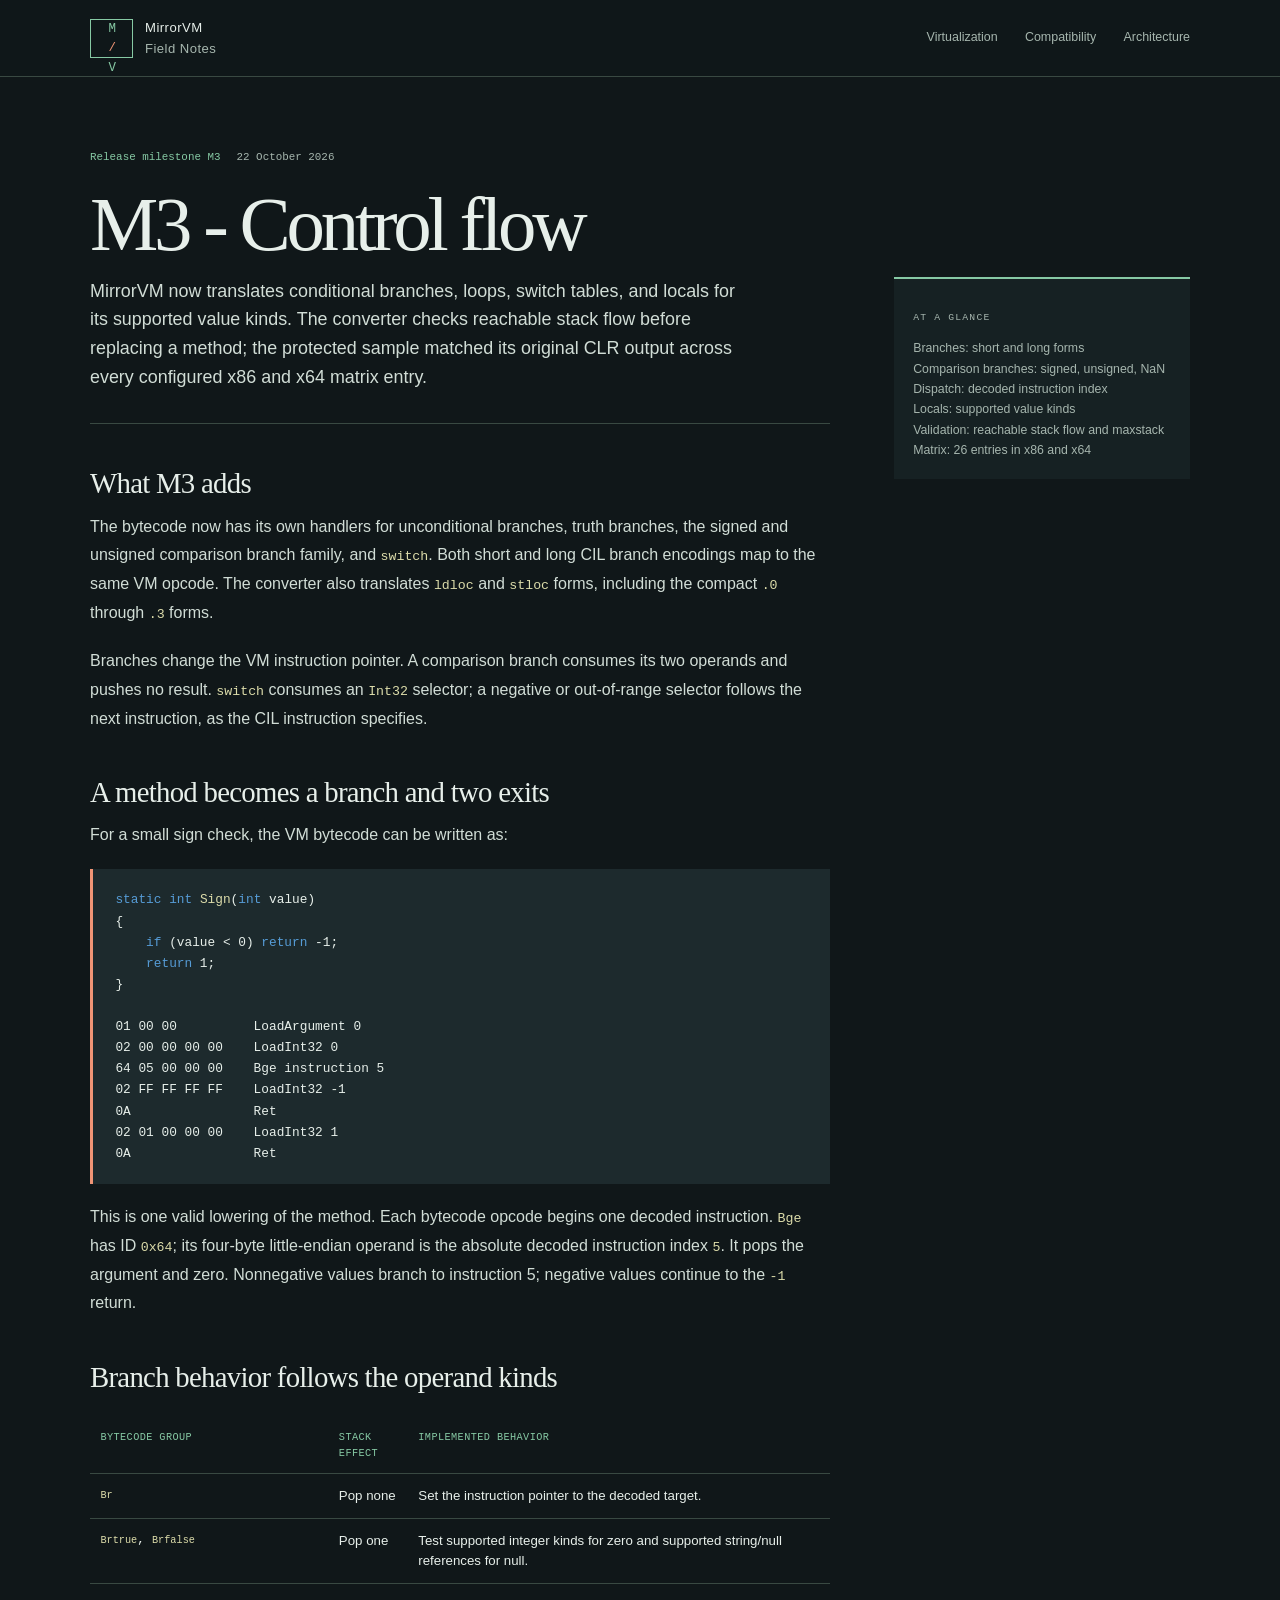
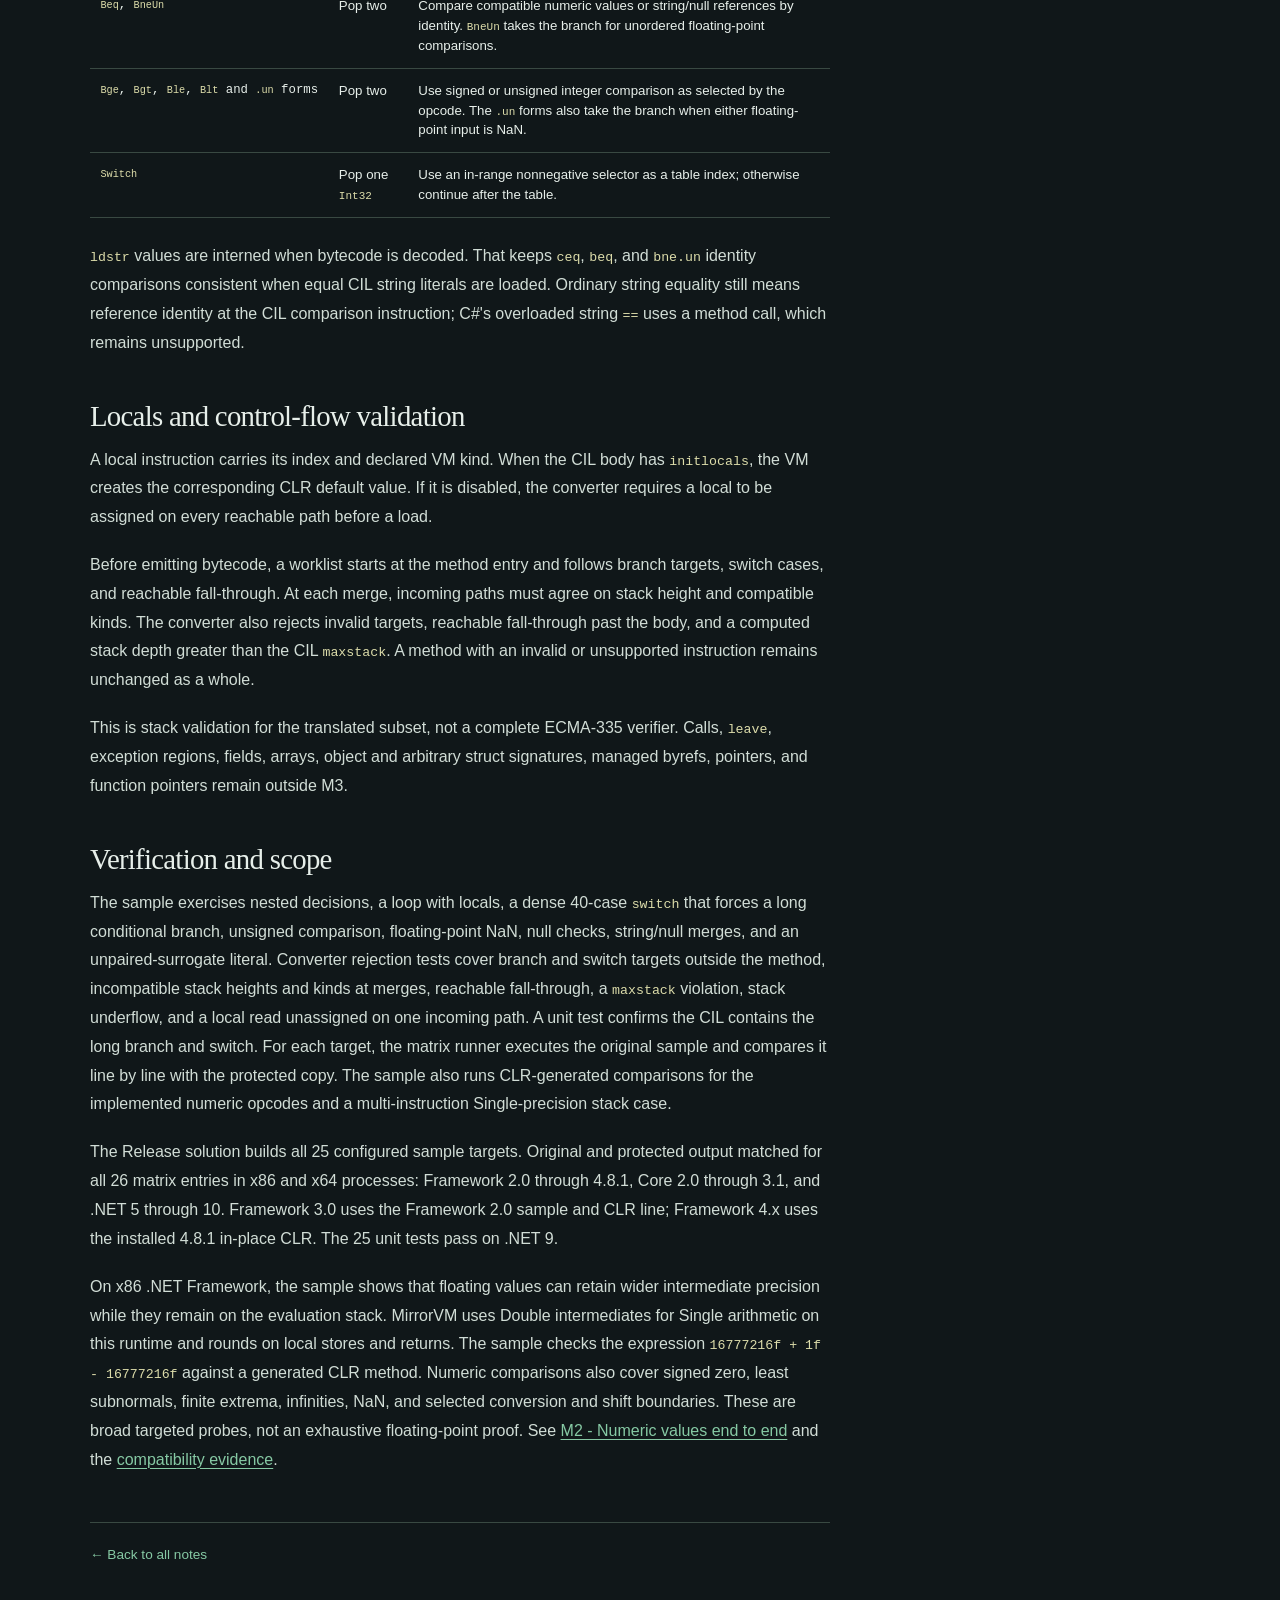
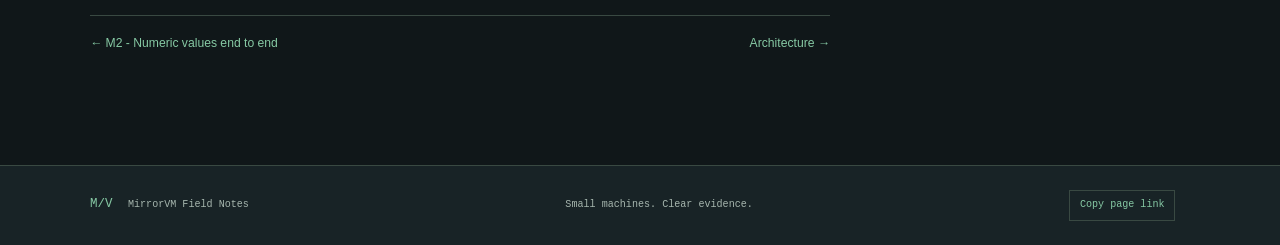
<file: docs/blog/posts/control-flow.html>
<!doctype html>
<html lang="en">
<head>
  <meta charset="utf-8">
  <meta name="viewport" content="width=device-width, initial-scale=1">
  <meta name="description" content="M3 - Control flow: branches, switches, locals, and reachable stack validation in MirrorVM, checked against original CLR output across x86 and x64 targets.">
  <title>M3 - Control flow — MirrorVM Field Notes</title>
  <link rel="stylesheet" href="../styles.css">
</head>
<body>
  <a class="skip-link" href="#article">Skip to article</a>
  <header class="site-header">
    <div class="header-inner">
      <a class="brand" href="../index.html" aria-label="MirrorVM Field Notes home">
        <span class="brand-mark" aria-hidden="true">M<span>/</span>V</span>
        <span class="brand-name">MirrorVM <b>Field Notes</b></span>
      </a>
      <nav aria-label="Main navigation">
        <a href="method-virtualization.html">Virtualization</a>
        <a href="compatibility-matrix.html">Compatibility</a>
        <a href="../architecture.html">Architecture</a>
      </nav>
    </div>
  </header>

  <main id="article" class="article-shell">
    <article class="article-main">
      <div class="article-kicker"><span>Release milestone M3</span><span>22 October 2026</span></div>
      <h1>M3 - Control flow</h1>
      <p class="article-deck">MirrorVM now translates conditional branches, loops, switch tables, and locals for its supported value kinds. The converter checks reachable stack flow before replacing a method; the protected sample matched its original CLR output across every configured x86 and x64 matrix entry.</p>
      <div class="article-rule"></div>

      <div class="article-body">
        <h2>What M3 adds</h2>
        <p>The bytecode now has its own handlers for unconditional branches, truth branches, the signed and unsigned comparison branch family, and <code>switch</code>. Both short and long CIL branch encodings map to the same VM opcode. The converter also translates <code>ldloc</code> and <code>stloc</code> forms, including the compact <code>.0</code> through <code>.3</code> forms.</p>
        <p>Branches change the VM instruction pointer. A comparison branch consumes its two operands and pushes no result. <code>switch</code> consumes an <code>Int32</code> selector; a negative or out-of-range selector follows the next instruction, as the CIL instruction specifies.</p>

        <h2>A method becomes a branch and two exits</h2>
        <p>For a small sign check, the VM bytecode can be written as:</p>
        <pre><code><span class="syntax-keyword">static</span> <span class="syntax-keyword">int</span> <span class="syntax-method">Sign</span>(<span class="syntax-keyword">int</span> value)
{
    <span class="syntax-keyword">if</span> (value &lt; 0) <span class="syntax-keyword">return</span> -1;
    <span class="syntax-keyword">return</span> 1;
}

01 00 00          LoadArgument 0
02 00 00 00 00    LoadInt32 0
64 05 00 00 00    Bge instruction 5
02 FF FF FF FF    LoadInt32 -1
0A                Ret
02 01 00 00 00    LoadInt32 1
0A                Ret</code></pre>
        <p>This is one valid lowering of the method. Each bytecode opcode begins one decoded instruction. <code>Bge</code> has ID <code>0x64</code>; its four-byte little-endian operand is the absolute decoded instruction index <code>5</code>. It pops the argument and zero. Nonnegative values branch to instruction 5; negative values continue to the <code>-1</code> return.</p>

        <h2>Branch behavior follows the operand kinds</h2>
        <div class="matrix-wrap">
          <table class="matrix">
            <thead><tr><th>Bytecode group</th><th>Stack effect</th><th>Implemented behavior</th></tr></thead>
            <tbody>
              <tr><td><code>Br</code></td><td>Pop none</td><td>Set the instruction pointer to the decoded target.</td></tr>
              <tr><td><code>Brtrue</code>, <code>Brfalse</code></td><td>Pop one</td><td>Test supported integer kinds for zero and supported string/null references for null.</td></tr>
              <tr><td><code>Beq</code>, <code>BneUn</code></td><td>Pop two</td><td>Compare compatible numeric values or string/null references by identity. <code>BneUn</code> takes the branch for unordered floating-point comparisons.</td></tr>
              <tr><td><code>Bge</code>, <code>Bgt</code>, <code>Ble</code>, <code>Blt</code> and <code>.un</code> forms</td><td>Pop two</td><td>Use signed or unsigned integer comparison as selected by the opcode. The <code>.un</code> forms also take the branch when either floating-point input is NaN.</td></tr>
              <tr><td><code>Switch</code></td><td>Pop one <code>Int32</code></td><td>Use an in-range nonnegative selector as a table index; otherwise continue after the table.</td></tr>
            </tbody>
          </table>
        </div>
        <p><code>ldstr</code> values are interned when bytecode is decoded. That keeps <code>ceq</code>, <code>beq</code>, and <code>bne.un</code> identity comparisons consistent when equal CIL string literals are loaded. Ordinary string equality still means reference identity at the CIL comparison instruction; C#'s overloaded string <code>==</code> uses a method call, which remains unsupported.</p>

        <h2>Locals and control-flow validation</h2>
        <p>A local instruction carries its index and declared VM kind. When the CIL body has <code>initlocals</code>, the VM creates the corresponding CLR default value. If it is disabled, the converter requires a local to be assigned on every reachable path before a load.</p>
        <p>Before emitting bytecode, a worklist starts at the method entry and follows branch targets, switch cases, and reachable fall-through. At each merge, incoming paths must agree on stack height and compatible kinds. The converter also rejects invalid targets, reachable fall-through past the body, and a computed stack depth greater than the CIL <code>maxstack</code>. A method with an invalid or unsupported instruction remains unchanged as a whole.</p>
        <p>This is stack validation for the translated subset, not a complete ECMA-335 verifier. Calls, <code>leave</code>, exception regions, fields, arrays, object and arbitrary struct signatures, managed byrefs, pointers, and function pointers remain outside M3.</p>

        <h2>Verification and scope</h2>
        <p>The sample exercises nested decisions, a loop with locals, a dense 40-case <code>switch</code> that forces a long conditional branch, unsigned comparison, floating-point NaN, null checks, string/null merges, and an unpaired-surrogate literal. Converter rejection tests cover branch and switch targets outside the method, incompatible stack heights and kinds at merges, reachable fall-through, a <code>maxstack</code> violation, stack underflow, and a local read unassigned on one incoming path. A unit test confirms the CIL contains the long branch and switch. For each target, the matrix runner executes the original sample and compares it line by line with the protected copy. The sample also runs CLR-generated comparisons for the implemented numeric opcodes and a multi-instruction Single-precision stack case.</p>
        <p>The Release solution builds all 25 configured sample targets. Original and protected output matched for all 26 matrix entries in x86 and x64 processes: Framework 2.0 through 4.8.1, Core 2.0 through 3.1, and .NET 5 through 10. Framework 3.0 uses the Framework 2.0 sample and CLR line; Framework 4.x uses the installed 4.8.1 in-place CLR. The 25 unit tests pass on .NET 9.</p>
        <p>On x86 .NET Framework, the sample shows that floating values can retain wider intermediate precision while they remain on the evaluation stack. MirrorVM uses Double intermediates for Single arithmetic on this runtime and rounds on local stores and returns. The sample checks the expression <code>16777216f + 1f - 16777216f</code> against a generated CLR method. Numeric comparisons also cover signed zero, least subnormals, finite extrema, infinities, NaN, and selected conversion and shift boundaries. These are broad targeted probes, not an exhaustive floating-point proof. See <a href="integer-arithmetic.html">M2 - Numeric values end to end</a> and the <a href="compatibility-matrix.html">compatibility evidence</a>.</p>

        <div class="article-end">
          <p><a href="../index.html">&#8592; Back to all notes</a></p>
        </div>
      </div>
      <nav class="post-nav" aria-label="Adjacent articles">
        <a href="integer-arithmetic.html">&#8592; M2 - Numeric values end to end</a>
        <a href="../architecture.html">Architecture &#8594;</a>
      </nav>
    </article>
    <aside class="article-aside">
      <div class="aside-card">
        <p class="eyebrow">At a glance</p>
        <p>Branches: short and long forms<br>Comparison branches: signed, unsigned, NaN<br>Dispatch: decoded instruction index<br>Locals: supported value kinds<br>Validation: reachable stack flow and maxstack<br>Matrix: 26 entries in x86 and x64</p>
      </div>
    </aside>
  </main>

  <footer class="site-footer">
    <a class="footer-brand" href="../index.html">M/V <span>MirrorVM Field Notes</span></a>
    <p>Small machines. Clear evidence.</p>
    <div class="page-link">
      <button class="copy-link-button" type="button" data-copy-page-url>Copy page link</button>
      <span class="copy-link-status" data-copy-status role="status" aria-live="polite"></span>
    </div>
  </footer>
  <script src="../site.js" defer></script>
</body>
</html>
</file>
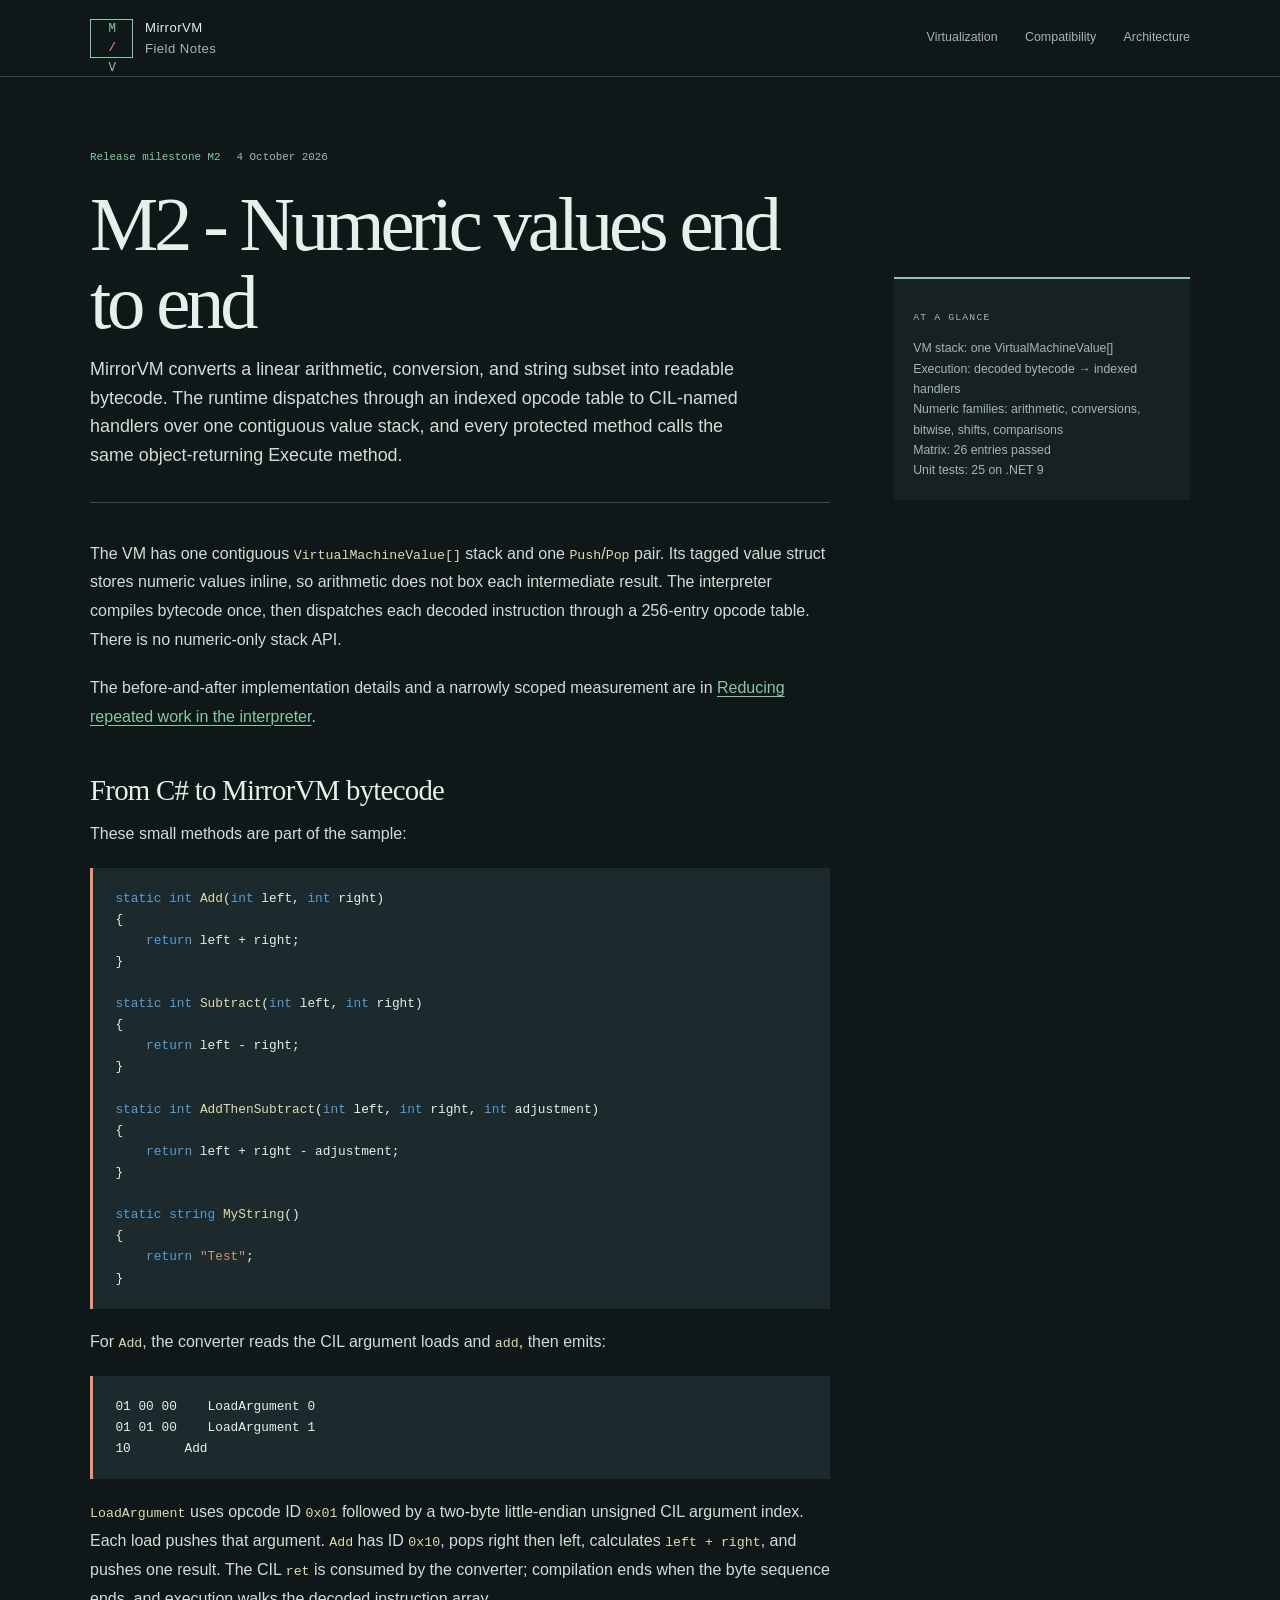
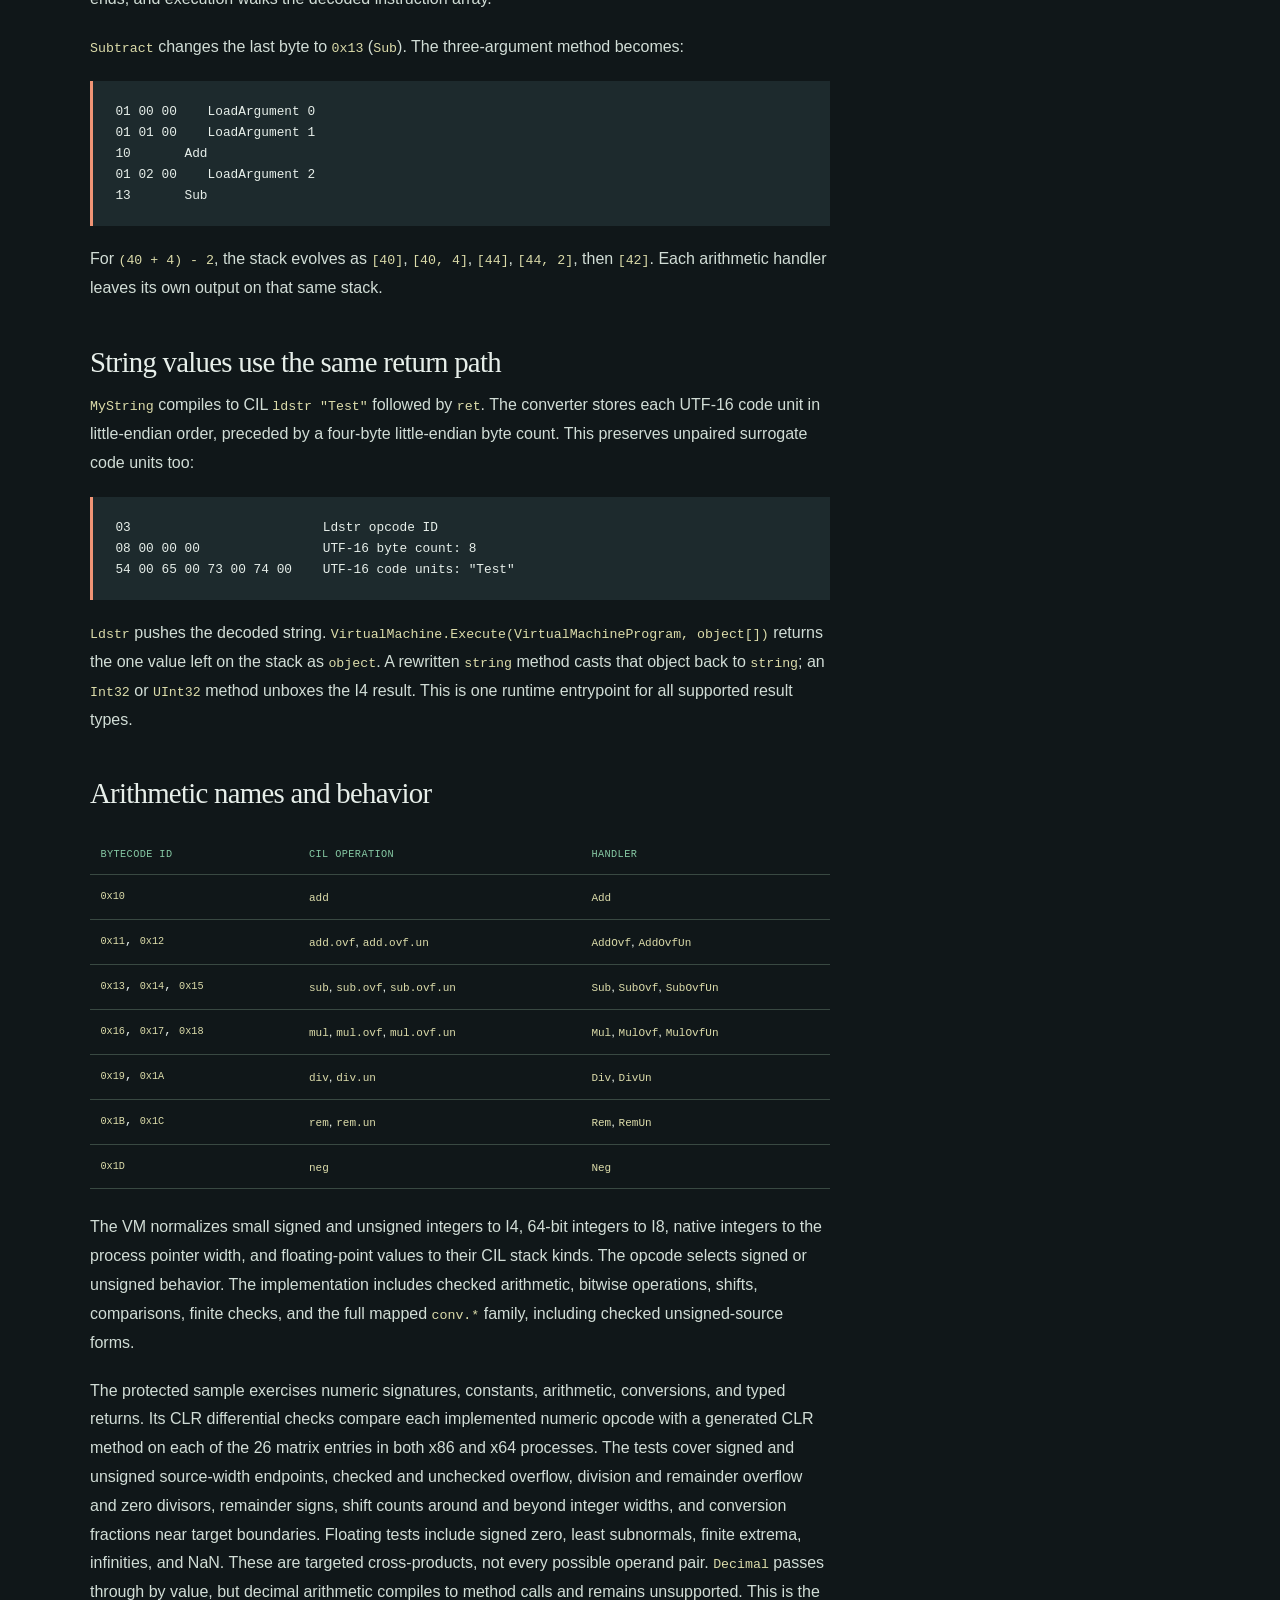
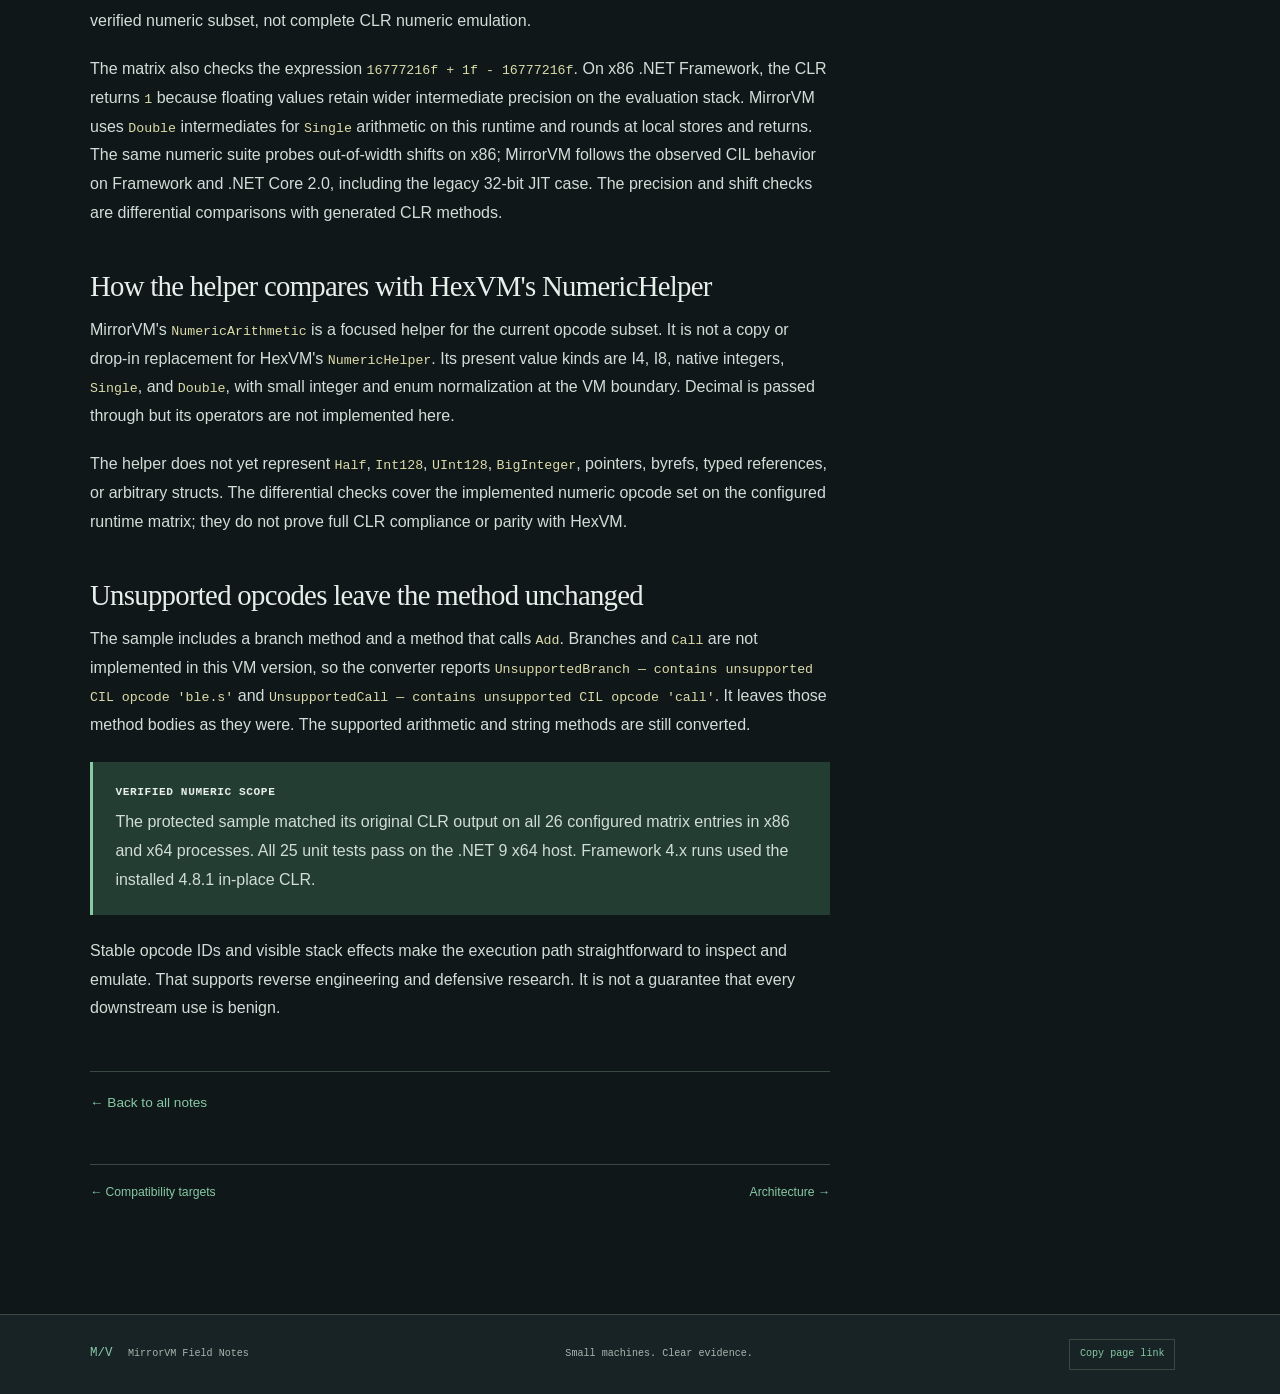
<file: docs/blog/posts/integer-arithmetic.html>
<!doctype html>
<html lang="en">
<head>
  <meta charset="utf-8">
  <meta name="viewport" content="width=device-width, initial-scale=1">
  <meta name="description" content="M2 - Numeric values end to end: how MirrorVM carries numeric values through arithmetic, conversions, and typed returns, verified across x86 and x64 sample runtimes.">
  <title>M2 - Numeric values end to end — MirrorVM Field Notes</title>
  <link rel="stylesheet" href="../styles.css">
</head>
<body>
  <a class="skip-link" href="#article">Skip to article</a>
  <header class="site-header">
    <div class="header-inner">
      <a class="brand" href="../index.html" aria-label="MirrorVM Field Notes home">
        <span class="brand-mark" aria-hidden="true">M<span>/</span>V</span>
        <span class="brand-name">MirrorVM <b>Field Notes</b></span>
      </a>
      <nav aria-label="Main navigation">
        <a href="method-virtualization.html">Virtualization</a>
        <a href="compatibility-matrix.html">Compatibility</a>
        <a href="../architecture.html">Architecture</a>
      </nav>
    </div>
  </header>

  <main id="article" class="article-shell">
    <article class="article-main">
      <div class="article-kicker"><span>Release milestone M2</span><span>4 October 2026</span></div>
      <h1>M2 - Numeric values end to end</h1>
      <p class="article-deck">MirrorVM converts a linear arithmetic, conversion, and string subset into readable bytecode. The runtime dispatches through an indexed opcode table to CIL-named handlers over one contiguous value stack, and every protected method calls the same object-returning Execute method.</p>
      <div class="article-rule"></div>

      <div class="article-body">
        <p>The VM has one contiguous <code>VirtualMachineValue[]</code> stack and one <code>Push</code>/<code>Pop</code> pair. Its tagged value struct stores numeric values inline, so arithmetic does not box each intermediate result. The interpreter compiles bytecode once, then dispatches each decoded instruction through a 256-entry opcode table. There is no numeric-only stack API.</p>
        <p>The before-and-after implementation details and a narrowly scoped measurement are in <a href="interpreter-optimizations.html">Reducing repeated work in the interpreter</a>.</p>

        <h2>From C# to MirrorVM bytecode</h2>
        <p>These small methods are part of the sample:</p>
        <pre><code><span class="syntax-keyword">static</span> <span class="syntax-keyword">int</span> <span class="syntax-method">Add</span>(<span class="syntax-keyword">int</span> left, <span class="syntax-keyword">int</span> right)
{
    <span class="syntax-keyword">return</span> left + right;
}

<span class="syntax-keyword">static</span> <span class="syntax-keyword">int</span> <span class="syntax-method">Subtract</span>(<span class="syntax-keyword">int</span> left, <span class="syntax-keyword">int</span> right)
{
    <span class="syntax-keyword">return</span> left - right;
}

<span class="syntax-keyword">static</span> <span class="syntax-keyword">int</span> <span class="syntax-method">AddThenSubtract</span>(<span class="syntax-keyword">int</span> left, <span class="syntax-keyword">int</span> right, <span class="syntax-keyword">int</span> adjustment)
{
    <span class="syntax-keyword">return</span> left + right - adjustment;
}

<span class="syntax-keyword">static</span> <span class="syntax-keyword">string</span> <span class="syntax-method">MyString</span>()
{
    <span class="syntax-keyword">return</span> <span class="syntax-string">&quot;Test&quot;</span>;
}</code></pre>

        <p>For <code>Add</code>, the converter reads the CIL argument loads and <code>add</code>, then emits:</p>
        <pre><code>01 00 00    LoadArgument 0
01 01 00    LoadArgument 1
10       Add</code></pre>
        <p><code>LoadArgument</code> uses opcode ID <code>0x01</code> followed by a two-byte little-endian unsigned CIL argument index. Each load pushes that argument. <code>Add</code> has ID <code>0x10</code>, pops right then left, calculates <code>left + right</code>, and pushes one result. The CIL <code>ret</code> is consumed by the converter; compilation ends when the byte sequence ends, and execution walks the decoded instruction array.</p>

        <p><code>Subtract</code> changes the last byte to <code>0x13</code> (<code>Sub</code>). The three-argument method becomes:</p>
        <pre><code>01 00 00    LoadArgument 0
01 01 00    LoadArgument 1
10       Add
01 02 00    LoadArgument 2
13       Sub</code></pre>
        <p>For <code>(40 + 4) - 2</code>, the stack evolves as <code>[40]</code>, <code>[40, 4]</code>, <code>[44]</code>, <code>[44, 2]</code>, then <code>[42]</code>. Each arithmetic handler leaves its own output on that same stack.</p>

        <h2>String values use the same return path</h2>
        <p><code>MyString</code> compiles to CIL <code>ldstr "Test"</code> followed by <code>ret</code>. The converter stores each UTF-16 code unit in little-endian order, preceded by a four-byte little-endian byte count. This preserves unpaired surrogate code units too:</p>
        <pre><code>03                         Ldstr opcode ID
08 00 00 00                UTF-16 byte count: 8
54 00 65 00 73 00 74 00    UTF-16 code units: "Test"</code></pre>
        <p><code>Ldstr</code> pushes the decoded string. <code>VirtualMachine.Execute(VirtualMachineProgram, object[])</code> returns the one value left on the stack as <code>object</code>. A rewritten <code>string</code> method casts that object back to <code>string</code>; an <code>Int32</code> or <code>UInt32</code> method unboxes the I4 result. This is one runtime entrypoint for all supported result types.</p>

        <h2>Arithmetic names and behavior</h2>
        <div class="matrix-wrap">
          <table class="matrix">
            <thead><tr><th>Bytecode ID</th><th>CIL operation</th><th>Handler</th></tr></thead>
            <tbody>
              <tr><td><code>0x10</code></td><td><code>add</code></td><td><code>Add</code></td></tr>
              <tr><td><code>0x11</code>, <code>0x12</code></td><td><code>add.ovf</code>, <code>add.ovf.un</code></td><td><code>AddOvf</code>, <code>AddOvfUn</code></td></tr>
              <tr><td><code>0x13</code>, <code>0x14</code>, <code>0x15</code></td><td><code>sub</code>, <code>sub.ovf</code>, <code>sub.ovf.un</code></td><td><code>Sub</code>, <code>SubOvf</code>, <code>SubOvfUn</code></td></tr>
              <tr><td><code>0x16</code>, <code>0x17</code>, <code>0x18</code></td><td><code>mul</code>, <code>mul.ovf</code>, <code>mul.ovf.un</code></td><td><code>Mul</code>, <code>MulOvf</code>, <code>MulOvfUn</code></td></tr>
              <tr><td><code>0x19</code>, <code>0x1A</code></td><td><code>div</code>, <code>div.un</code></td><td><code>Div</code>, <code>DivUn</code></td></tr>
              <tr><td><code>0x1B</code>, <code>0x1C</code></td><td><code>rem</code>, <code>rem.un</code></td><td><code>Rem</code>, <code>RemUn</code></td></tr>
              <tr><td><code>0x1D</code></td><td><code>neg</code></td><td><code>Neg</code></td></tr>
            </tbody>
          </table>
        </div>
        <p>The VM normalizes small signed and unsigned integers to I4, 64-bit integers to I8, native integers to the process pointer width, and floating-point values to their CIL stack kinds. The opcode selects signed or unsigned behavior. The implementation includes checked arithmetic, bitwise operations, shifts, comparisons, finite checks, and the full mapped <code>conv.*</code> family, including checked unsigned-source forms.</p>
        <p>The protected sample exercises numeric signatures, constants, arithmetic, conversions, and typed returns. Its CLR differential checks compare each implemented numeric opcode with a generated CLR method on each of the 26 matrix entries in both x86 and x64 processes. The tests cover signed and unsigned source-width endpoints, checked and unchecked overflow, division and remainder overflow and zero divisors, remainder signs, shift counts around and beyond integer widths, and conversion fractions near target boundaries. Floating tests include signed zero, least subnormals, finite extrema, infinities, and NaN. These are targeted cross-products, not every possible operand pair. <code>Decimal</code> passes through by value, but decimal arithmetic compiles to method calls and remains unsupported. This is the verified numeric subset, not complete CLR numeric emulation.</p>
        <p>The matrix also checks the expression <code>16777216f + 1f - 16777216f</code>. On x86 .NET Framework, the CLR returns <code>1</code> because floating values retain wider intermediate precision on the evaluation stack. MirrorVM uses <code>Double</code> intermediates for <code>Single</code> arithmetic on this runtime and rounds at local stores and returns. The same numeric suite probes out-of-width shifts on x86; MirrorVM follows the observed CIL behavior on Framework and .NET Core 2.0, including the legacy 32-bit JIT case. The precision and shift checks are differential comparisons with generated CLR methods.</p>

        <h2>How the helper compares with HexVM's NumericHelper</h2>
        <p>MirrorVM's <code>NumericArithmetic</code> is a focused helper for the current opcode subset. It is not a copy or drop-in replacement for HexVM's <code>NumericHelper</code>. Its present value kinds are I4, I8, native integers, <code>Single</code>, and <code>Double</code>, with small integer and enum normalization at the VM boundary. Decimal is passed through but its operators are not implemented here.</p>
        <p>The helper does not yet represent <code>Half</code>, <code>Int128</code>, <code>UInt128</code>, <code>BigInteger</code>, pointers, byrefs, typed references, or arbitrary structs. The differential checks cover the implemented numeric opcode set on the configured runtime matrix; they do not prove full CLR compliance or parity with HexVM.</p>

        <h2>Unsupported opcodes leave the method unchanged</h2>
        <p>The sample includes a branch method and a method that calls <code>Add</code>. Branches and <code>Call</code> are not implemented in this VM version, so the converter reports <code>UnsupportedBranch — contains unsupported CIL opcode 'ble.s'</code> and <code>UnsupportedCall — contains unsupported CIL opcode 'call'</code>. It leaves those method bodies as they were. The supported arithmetic and string methods are still converted.</p>

        <div class="fact-box">
          <strong>Verified numeric scope</strong>
          <p>The protected sample matched its original CLR output on all 26 configured matrix entries in x86 and x64 processes. All 25 unit tests pass on the .NET 9 x64 host. Framework 4.x runs used the installed 4.8.1 in-place CLR.</p>
        </div>

        <p>Stable opcode IDs and visible stack effects make the execution path straightforward to inspect and emulate. That supports reverse engineering and defensive research. It is not a guarantee that every downstream use is benign.</p>

        <div class="article-end">
          <p><a href="../index.html">← Back to all notes</a></p>
        </div>
      </div>

      <nav class="post-nav" aria-label="Adjacent articles">
        <a href="compatibility-matrix.html">← Compatibility targets</a>
        <a href="../architecture.html">Architecture →</a>
      </nav>
    </article>
    <aside class="article-aside">
      <div class="aside-card">
        <p class="eyebrow">At a glance</p>
        <p>VM stack: one VirtualMachineValue[]<br>Execution: decoded bytecode → indexed handlers<br>Numeric families: arithmetic, conversions, bitwise, shifts, comparisons<br>Matrix: 26 entries passed<br>Unit tests: 25 on .NET 9</p>
      </div>
    </aside>
  </main>

  <footer class="site-footer">
    <a class="footer-brand" href="../index.html">M/V <span>MirrorVM Field Notes</span></a>
    <p>Small machines. Clear evidence.</p>
    <div class="page-link">
      <button class="copy-link-button" type="button" data-copy-page-url>Copy page link</button>
      <span class="copy-link-status" data-copy-status role="status" aria-live="polite"></span>
    </div>
  </footer>
  <script src="../site.js" defer></script>
</body>
</html>
</file>
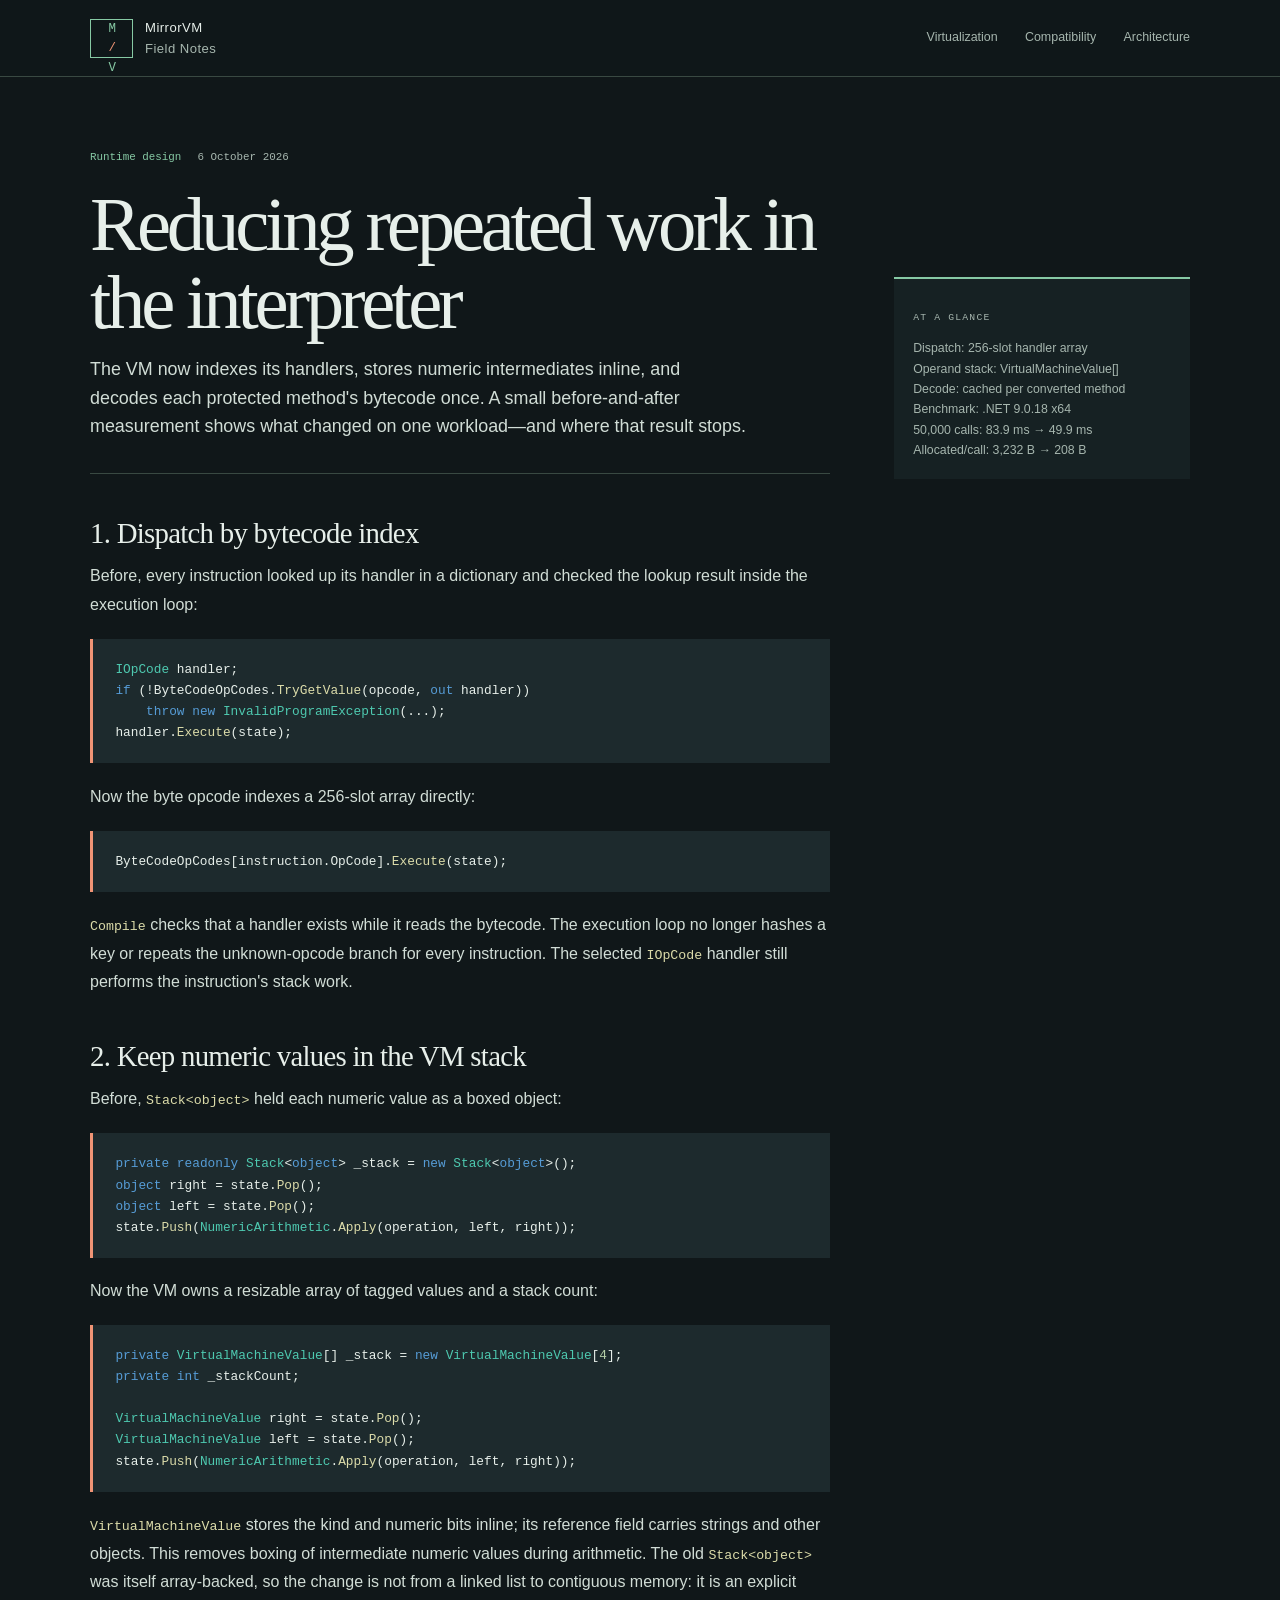
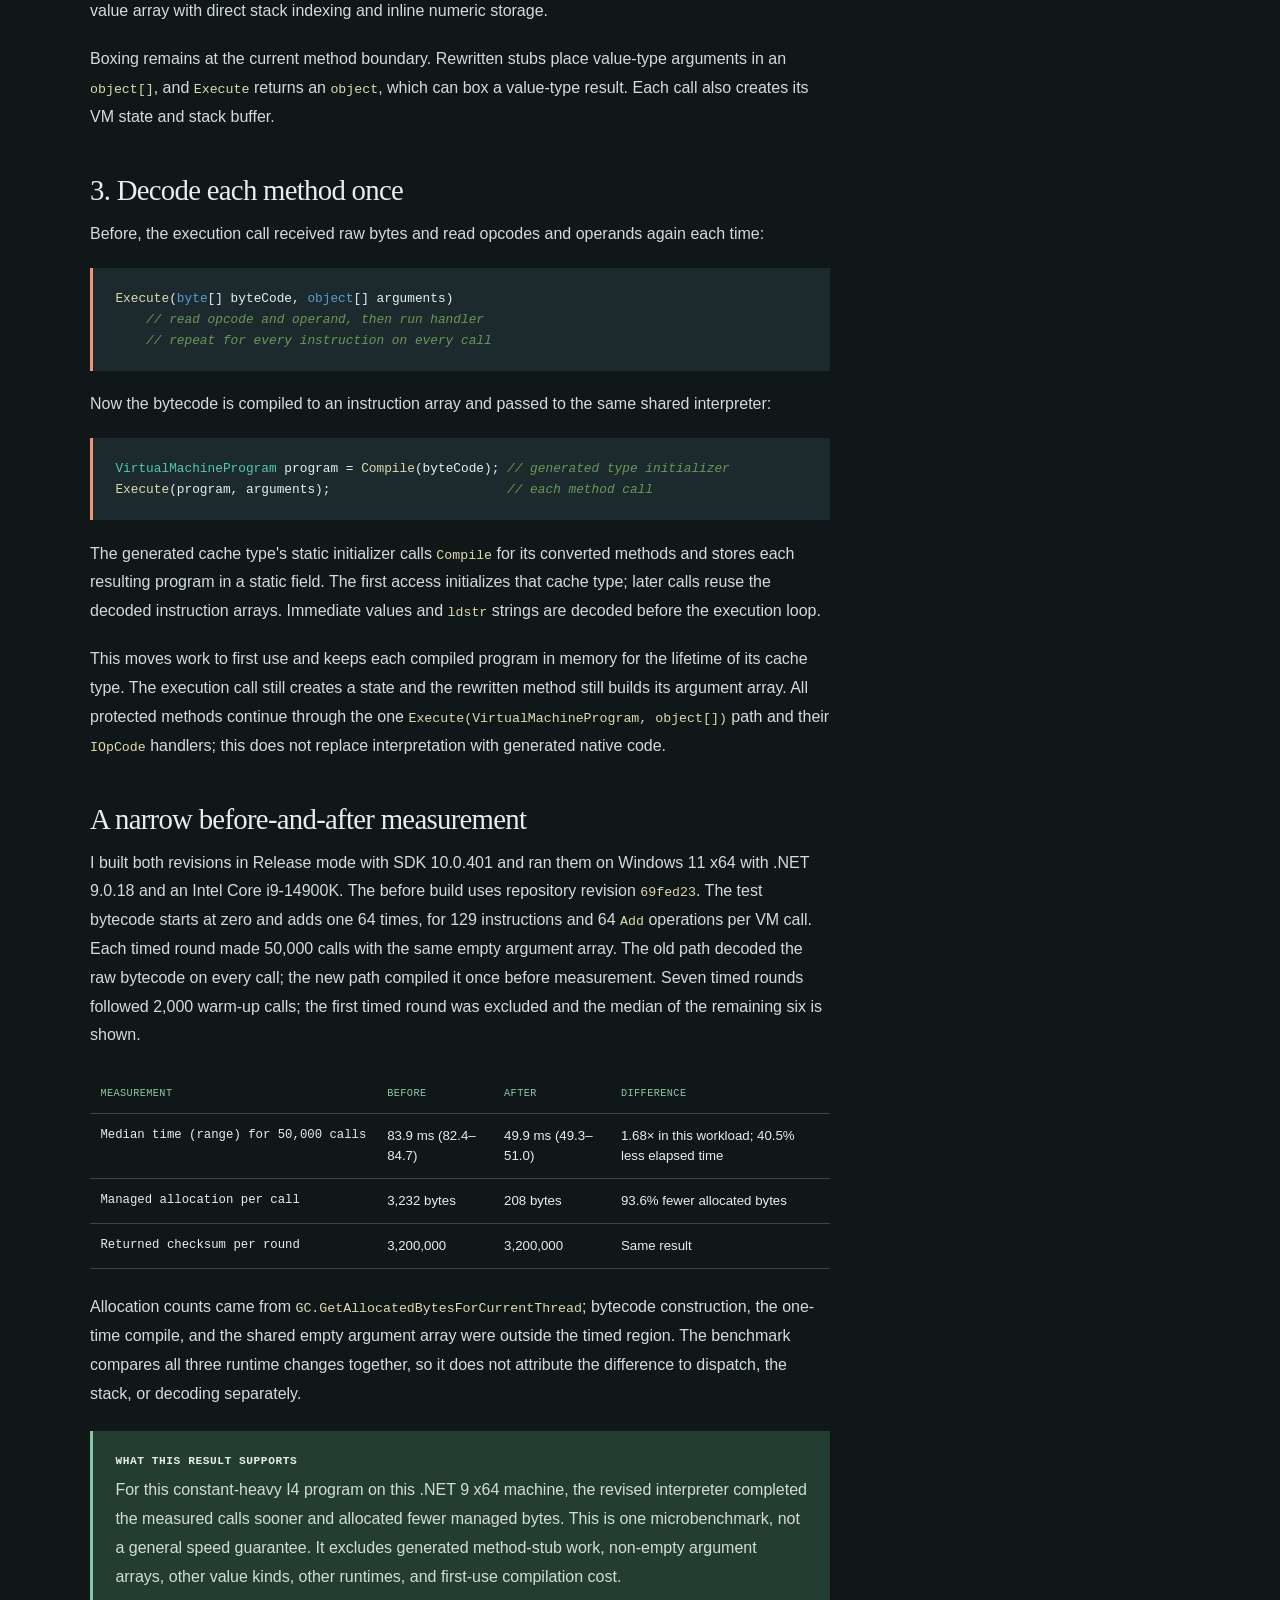
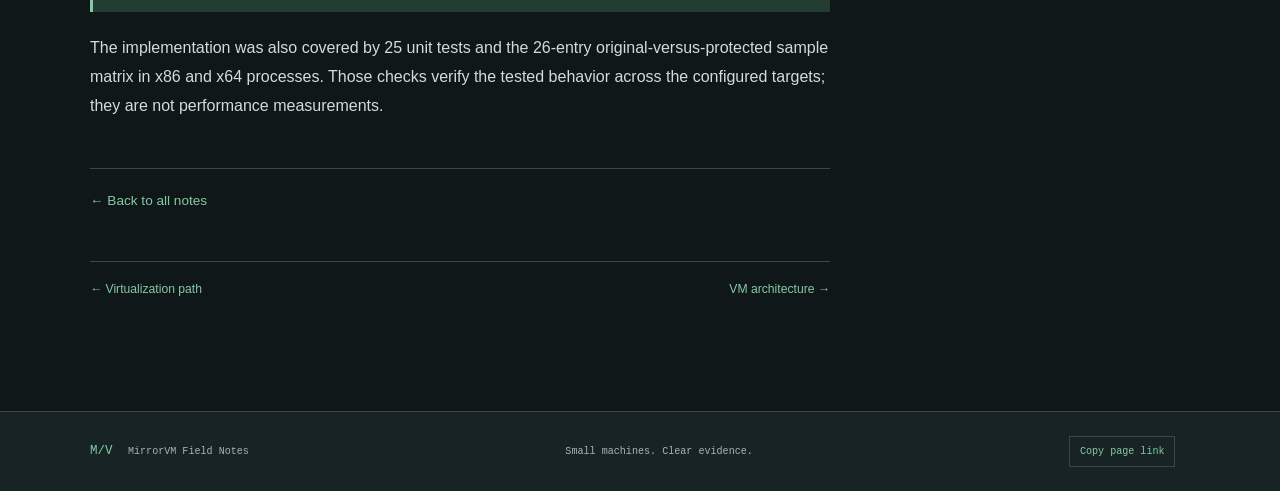
<file: docs/blog/posts/interpreter-optimizations.html>
<!doctype html>
<html lang="en">
<head>
  <meta charset="utf-8">
  <meta name="viewport" content="width=device-width, initial-scale=1">
  <meta name="description" content="Before-and-after changes to MirrorVM's opcode dispatch, operand stack, and bytecode decoding, with a narrow .NET 9 x64 microbenchmark and its limits.">
  <title>Reducing repeated work in the interpreter — MirrorVM Field Notes</title>
  <link rel="stylesheet" href="../styles.css">
</head>
<body>
  <a class="skip-link" href="#article">Skip to article</a>
  <header class="site-header">
    <div class="header-inner">
      <a class="brand" href="../index.html" aria-label="MirrorVM Field Notes home">
        <span class="brand-mark" aria-hidden="true">M<span>/</span>V</span>
        <span class="brand-name">MirrorVM <b>Field Notes</b></span>
      </a>
      <nav aria-label="Main navigation">
        <a href="method-virtualization.html">Virtualization</a>
        <a href="compatibility-matrix.html">Compatibility</a>
        <a href="../architecture.html">Architecture</a>
      </nav>
    </div>
  </header>

  <main id="article" class="article-shell">
    <article class="article-main">
      <div class="article-kicker"><span>Runtime design</span><span>6 October 2026</span></div>
      <h1>Reducing repeated work in the interpreter</h1>
      <p class="article-deck">The VM now indexes its handlers, stores numeric intermediates inline, and decodes each protected method's bytecode once. A small before-and-after measurement shows what changed on one workload—and where that result stops.</p>
      <div class="article-rule"></div>

      <div class="article-body">
        <h2>1. Dispatch by bytecode index</h2>
        <p>Before, every instruction looked up its handler in a dictionary and checked the lookup result inside the execution loop:</p>
        <pre><code><span class="syntax-type">IOpCode</span> handler;
<span class="syntax-keyword">if</span> (!ByteCodeOpCodes.<span class="syntax-method">TryGetValue</span>(opcode, <span class="syntax-keyword">out</span> handler))
    <span class="syntax-keyword">throw</span> <span class="syntax-keyword">new</span> <span class="syntax-type">InvalidProgramException</span>(...);
handler.<span class="syntax-method">Execute</span>(state);</code></pre>
        <p>Now the byte opcode indexes a 256-slot array directly:</p>
        <pre><code>ByteCodeOpCodes[instruction.OpCode].<span class="syntax-method">Execute</span>(state);</code></pre>
        <p><code>Compile</code> checks that a handler exists while it reads the bytecode. The execution loop no longer hashes a key or repeats the unknown-opcode branch for every instruction. The selected <code>IOpCode</code> handler still performs the instruction's stack work.</p>

        <h2>2. Keep numeric values in the VM stack</h2>
        <p>Before, <code>Stack&lt;object&gt;</code> held each numeric value as a boxed object:</p>
        <pre><code><span class="syntax-keyword">private</span> <span class="syntax-keyword">readonly</span> <span class="syntax-type">Stack</span>&lt;<span class="syntax-keyword">object</span>&gt; _stack = <span class="syntax-keyword">new</span> <span class="syntax-type">Stack</span>&lt;<span class="syntax-keyword">object</span>&gt;();
<span class="syntax-keyword">object</span> right = state.<span class="syntax-method">Pop</span>();
<span class="syntax-keyword">object</span> left = state.<span class="syntax-method">Pop</span>();
state.<span class="syntax-method">Push</span>(<span class="syntax-type">NumericArithmetic</span>.<span class="syntax-method">Apply</span>(operation, left, right));</code></pre>
        <p>Now the VM owns a resizable array of tagged values and a stack count:</p>
        <pre><code><span class="syntax-keyword">private</span> <span class="syntax-type">VirtualMachineValue</span>[] _stack = <span class="syntax-keyword">new</span> <span class="syntax-type">VirtualMachineValue</span>[<span class="syntax-number">4</span>];
<span class="syntax-keyword">private</span> <span class="syntax-keyword">int</span> _stackCount;

<span class="syntax-type">VirtualMachineValue</span> right = state.<span class="syntax-method">Pop</span>();
<span class="syntax-type">VirtualMachineValue</span> left = state.<span class="syntax-method">Pop</span>();
state.<span class="syntax-method">Push</span>(<span class="syntax-type">NumericArithmetic</span>.<span class="syntax-method">Apply</span>(operation, left, right));</code></pre>
        <p><code>VirtualMachineValue</code> stores the kind and numeric bits inline; its reference field carries strings and other objects. This removes boxing of intermediate numeric values during arithmetic. The old <code>Stack&lt;object&gt;</code> was itself array-backed, so the change is not from a linked list to contiguous memory: it is an explicit value array with direct stack indexing and inline numeric storage.</p>
        <p>Boxing remains at the current method boundary. Rewritten stubs place value-type arguments in an <code>object[]</code>, and <code>Execute</code> returns an <code>object</code>, which can box a value-type result. Each call also creates its VM state and stack buffer.</p>

        <h2>3. Decode each method once</h2>
        <p>Before, the execution call received raw bytes and read opcodes and operands again each time:</p>
        <pre><code><span class="syntax-method">Execute</span>(<span class="syntax-keyword">byte</span>[] byteCode, <span class="syntax-keyword">object</span>[] arguments)
    <span class="syntax-comment">// read opcode and operand, then run handler</span>
    <span class="syntax-comment">// repeat for every instruction on every call</span></code></pre>
        <p>Now the bytecode is compiled to an instruction array and passed to the same shared interpreter:</p>
        <pre><code><span class="syntax-type">VirtualMachineProgram</span> program = <span class="syntax-method">Compile</span>(byteCode); <span class="syntax-comment">// generated type initializer</span>
<span class="syntax-method">Execute</span>(program, arguments);                       <span class="syntax-comment">// each method call</span></code></pre>
        <p>The generated cache type's static initializer calls <code>Compile</code> for its converted methods and stores each resulting program in a static field. The first access initializes that cache type; later calls reuse the decoded instruction arrays. Immediate values and <code>ldstr</code> strings are decoded before the execution loop.</p>
        <p>This moves work to first use and keeps each compiled program in memory for the lifetime of its cache type. The execution call still creates a state and the rewritten method still builds its argument array. All protected methods continue through the one <code>Execute(VirtualMachineProgram, object[])</code> path and their <code>IOpCode</code> handlers; this does not replace interpretation with generated native code.</p>

        <h2>A narrow before-and-after measurement</h2>
        <p>I built both revisions in Release mode with SDK 10.0.401 and ran them on Windows 11 x64 with .NET 9.0.18 and an Intel Core i9-14900K. The before build uses repository revision <code>69fed23</code>. The test bytecode starts at zero and adds one 64 times, for 129 instructions and 64 <code>Add</code> operations per VM call. Each timed round made 50,000 calls with the same empty argument array. The old path decoded the raw bytecode on every call; the new path compiled it once before measurement. Seven timed rounds followed 2,000 warm-up calls; the first timed round was excluded and the median of the remaining six is shown.</p>
        <div class="matrix-wrap">
          <table class="matrix">
            <thead><tr><th>Measurement</th><th>Before</th><th>After</th><th>Difference</th></tr></thead>
            <tbody>
              <tr><td>Median time (range) for 50,000 calls</td><td>83.9 ms (82.4–84.7)</td><td>49.9 ms (49.3–51.0)</td><td>1.68× in this workload; 40.5% less elapsed time</td></tr>
              <tr><td>Managed allocation per call</td><td>3,232 bytes</td><td>208 bytes</td><td>93.6% fewer allocated bytes</td></tr>
              <tr><td>Returned checksum per round</td><td>3,200,000</td><td>3,200,000</td><td>Same result</td></tr>
            </tbody>
          </table>
        </div>
        <p>Allocation counts came from <code>GC.GetAllocatedBytesForCurrentThread</code>; bytecode construction, the one-time compile, and the shared empty argument array were outside the timed region. The benchmark compares all three runtime changes together, so it does not attribute the difference to dispatch, the stack, or decoding separately.</p>

        <div class="fact-box">
          <strong>What this result supports</strong>
          <p>For this constant-heavy I4 program on this .NET 9 x64 machine, the revised interpreter completed the measured calls sooner and allocated fewer managed bytes. This is one microbenchmark, not a general speed guarantee. It excludes generated method-stub work, non-empty argument arrays, other value kinds, other runtimes, and first-use compilation cost.</p>
        </div>

        <p>The implementation was also covered by 25 unit tests and the 26-entry original-versus-protected sample matrix in x86 and x64 processes. Those checks verify the tested behavior across the configured targets; they are not performance measurements.</p>

        <div class="article-end">
          <p><a href="../index.html">← Back to all notes</a></p>
        </div>
      </div>

      <nav class="post-nav" aria-label="Related articles">
        <a href="method-virtualization.html">← Virtualization path</a>
        <a href="../architecture.html">VM architecture →</a>
      </nav>
    </article>
    <aside class="article-aside">
      <div class="aside-card">
        <p class="eyebrow">At a glance</p>
        <p>Dispatch: 256-slot handler array<br>Operand stack: VirtualMachineValue[]<br>Decode: cached per converted method<br>Benchmark: .NET 9.0.18 x64<br>50,000 calls: 83.9 ms → 49.9 ms<br>Allocated/call: 3,232 B → 208 B</p>
      </div>
    </aside>
  </main>

  <footer class="site-footer">
    <a class="footer-brand" href="../index.html">M/V <span>MirrorVM Field Notes</span></a>
    <p>Small machines. Clear evidence.</p>
    <div class="page-link">
      <button class="copy-link-button" type="button" data-copy-page-url>Copy page link</button>
      <span class="copy-link-status" data-copy-status role="status" aria-live="polite"></span>
    </div>
  </footer>
  <script src="../site.js" defer></script>
</body>
</html>
</file>
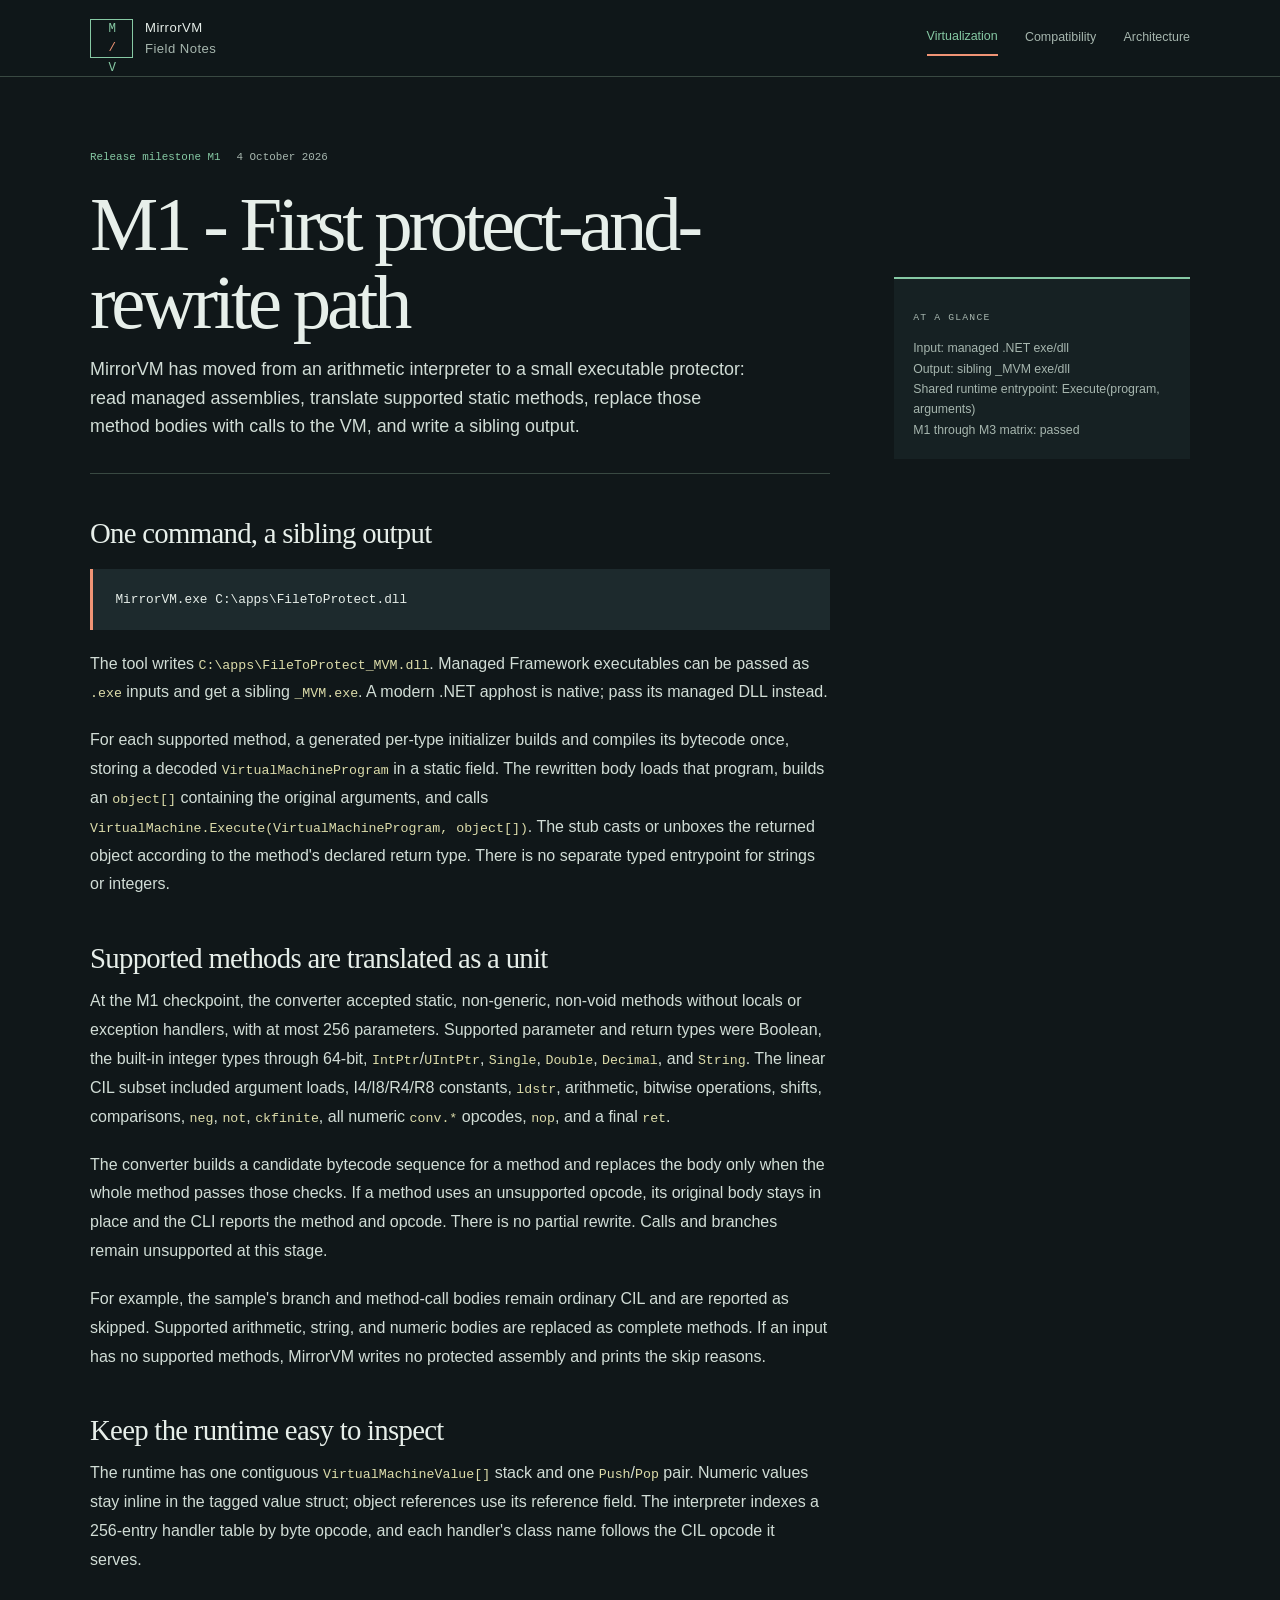
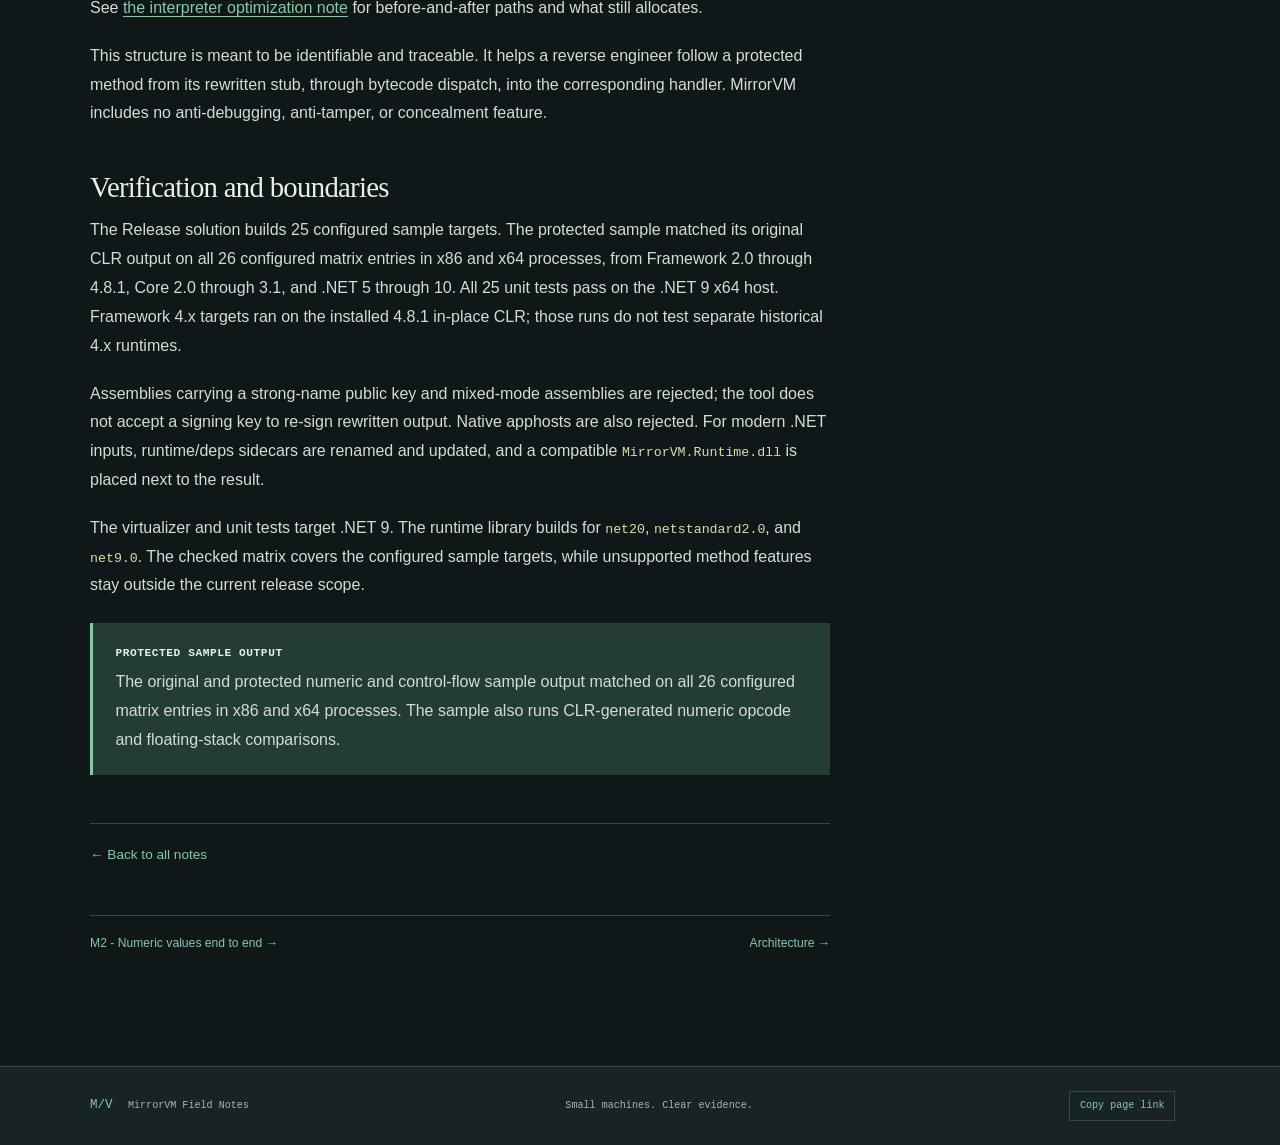
<file: docs/blog/posts/method-virtualization.html>
<!doctype html>
<html lang="en">
<head>
  <meta charset="utf-8">
  <meta name="viewport" content="width=device-width, initial-scale=1">
  <meta name="description" content="The first MirrorVM protector rewrites supported static method bodies and leaves methods with unsupported opcodes unchanged.">
  <title>M1 - First protect-and-rewrite path — MirrorVM Field Notes</title>
  <link rel="stylesheet" href="../styles.css">
</head>
<body>
  <a class="skip-link" href="#article">Skip to article</a>
  <header class="site-header">
    <div class="header-inner">
      <a class="brand" href="../index.html" aria-label="MirrorVM Field Notes home">
        <span class="brand-mark" aria-hidden="true">M<span>/</span>V</span>
        <span class="brand-name">MirrorVM <b>Field Notes</b></span>
      </a>
      <nav aria-label="Main navigation">
        <a class="active" href="method-virtualization.html">Virtualization</a>
        <a href="compatibility-matrix.html">Compatibility</a>
        <a href="../architecture.html">Architecture</a>
      </nav>
    </div>
  </header>

  <main id="article" class="article-shell">
    <article class="article-main">
      <div class="article-kicker"><span>Release milestone M1</span><span>4 October 2026</span></div>
      <h1>M1 - First protect-and-rewrite path</h1>
      <p class="article-deck">MirrorVM has moved from an arithmetic interpreter to a small executable protector: read managed assemblies, translate supported static methods, replace those method bodies with calls to the VM, and write a sibling output.</p>
      <div class="article-rule"></div>

      <div class="article-body">
        <h2>One command, a sibling output</h2>
        <pre><code>MirrorVM.exe C:\apps\FileToProtect.dll</code></pre>
        <p>The tool writes <code>C:\apps\FileToProtect_MVM.dll</code>. Managed Framework executables can be passed as <code>.exe</code> inputs and get a sibling <code>_MVM.exe</code>. A modern .NET apphost is native; pass its managed DLL instead.</p>
        <p>For each supported method, a generated per-type initializer builds and compiles its bytecode once, storing a decoded <code>VirtualMachineProgram</code> in a static field. The rewritten body loads that program, builds an <code>object[]</code> containing the original arguments, and calls <code>VirtualMachine.Execute(VirtualMachineProgram, object[])</code>. The stub casts or unboxes the returned object according to the method's declared return type. There is no separate typed entrypoint for strings or integers.</p>

        <h2>Supported methods are translated as a unit</h2>
        <p>At the M1 checkpoint, the converter accepted static, non-generic, non-void methods without locals or exception handlers, with at most 256 parameters. Supported parameter and return types were Boolean, the built-in integer types through 64-bit, <code>IntPtr</code>/<code>UIntPtr</code>, <code>Single</code>, <code>Double</code>, <code>Decimal</code>, and <code>String</code>. The linear CIL subset included argument loads, I4/I8/R4/R8 constants, <code>ldstr</code>, arithmetic, bitwise operations, shifts, comparisons, <code>neg</code>, <code>not</code>, <code>ckfinite</code>, all numeric <code>conv.*</code> opcodes, <code>nop</code>, and a final <code>ret</code>.</p>
        <p>The converter builds a candidate bytecode sequence for a method and replaces the body only when the whole method passes those checks. If a method uses an unsupported opcode, its original body stays in place and the CLI reports the method and opcode. There is no partial rewrite. Calls and branches remain unsupported at this stage.</p>
        <p>For example, the sample's branch and method-call bodies remain ordinary CIL and are reported as skipped. Supported arithmetic, string, and numeric bodies are replaced as complete methods. If an input has no supported methods, MirrorVM writes no protected assembly and prints the skip reasons.</p>

        <h2>Keep the runtime easy to inspect</h2>
        <p>The runtime has one contiguous <code>VirtualMachineValue[]</code> stack and one <code>Push</code>/<code>Pop</code> pair. Numeric values stay inline in the tagged value struct; object references use its reference field. The interpreter indexes a 256-entry handler table by byte opcode, and each handler's class name follows the CIL opcode it serves.</p>
        <p>See <a href="interpreter-optimizations.html">the interpreter optimization note</a> for before-and-after paths and what still allocates.</p>
        <p>This structure is meant to be identifiable and traceable. It helps a reverse engineer follow a protected method from its rewritten stub, through bytecode dispatch, into the corresponding handler. MirrorVM includes no anti-debugging, anti-tamper, or concealment feature.</p>

        <h2>Verification and boundaries</h2>
        <p>The Release solution builds 25 configured sample targets. The protected sample matched its original CLR output on all 26 configured matrix entries in x86 and x64 processes, from Framework 2.0 through 4.8.1, Core 2.0 through 3.1, and .NET 5 through 10. All 25 unit tests pass on the .NET 9 x64 host. Framework 4.x targets ran on the installed 4.8.1 in-place CLR; those runs do not test separate historical 4.x runtimes.</p>
        <p>Assemblies carrying a strong-name public key and mixed-mode assemblies are rejected; the tool does not accept a signing key to re-sign rewritten output. Native apphosts are also rejected. For modern .NET inputs, runtime/deps sidecars are renamed and updated, and a compatible <code>MirrorVM.Runtime.dll</code> is placed next to the result.</p>
        <p>The virtualizer and unit tests target .NET 9. The runtime library builds for <code>net20</code>, <code>netstandard2.0</code>, and <code>net9.0</code>. The checked matrix covers the configured sample targets, while unsupported method features stay outside the current release scope.</p>

        <div class="fact-box">
          <strong>Protected sample output</strong>
          <p>The original and protected numeric and control-flow sample output matched on all 26 configured matrix entries in x86 and x64 processes. The sample also runs CLR-generated numeric opcode and floating-stack comparisons.</p>
        </div>

        <div class="article-end">
          <p><a href="../index.html">← Back to all notes</a></p>
        </div>
      </div>

      <nav class="post-nav" aria-label="Adjacent articles">
        <a href="integer-arithmetic.html">M2 - Numeric values end to end →</a>
        <a href="../architecture.html">Architecture →</a>
      </nav>
    </article>
    <aside class="article-aside">
      <div class="aside-card">
        <p class="eyebrow">At a glance</p>
        <p>Input: managed .NET exe/dll<br>Output: sibling _MVM exe/dll<br>Shared runtime entrypoint: Execute(program, arguments)<br>M1 through M3 matrix: passed</p>
      </div>
    </aside>
  </main>

  <footer class="site-footer">
    <a class="footer-brand" href="../index.html">M/V <span>MirrorVM Field Notes</span></a>
    <p>Small machines. Clear evidence.</p>
    <div class="page-link">
      <button class="copy-link-button" type="button" data-copy-page-url>Copy page link</button>
      <span class="copy-link-status" data-copy-status role="status" aria-live="polite"></span>
    </div>
  </footer>
  <script src="../site.js" defer></script>
</body>
</html>
</file>
<file: docs/blog/styles.css>
:root {
  color-scheme: dark;
  --paper: #101719;
  --paper-bright: #182326;
  --ink: #e7efea;
  --muted: #a6b6ae;
  --body-copy: #d1ddd6;
  --line: #394942;
  --green: #86c9a4;
  --green-pale: #243d32;
  --orange: #f09475;
  --warning-panel: #33211b;
  --warning-border: #704633;
  --warning-copy: #efddd3;
  --warning-accent: #ffad86;
  --mono: "Cascadia Code", "SFMono-Regular", Consolas, monospace;
  --serif: Georgia, "Times New Roman", serif;
  --sans: "Segoe UI", Arial, sans-serif;
}

* { box-sizing: border-box; }

html { scroll-behavior: smooth; }

body {
  margin: 0;
  background: var(--paper);
  color: var(--ink);
  font-family: var(--sans);
  line-height: 1.6;
}

a { color: inherit; }
a:focus-visible { outline: 3px solid var(--orange); outline-offset: 4px; }
code { color: rgb(220, 220, 170); }

.skip-link {
  position: absolute;
  top: -4rem;
  left: 1rem;
  z-index: 5;
  padding: .65rem 1rem;
  background: var(--ink);
  color: white;
}
.skip-link:focus { top: 1rem; }

.site-header {
  border-bottom: 1px solid var(--line);
  background: rgba(16, 23, 25, .92);
}
.header-inner {
  width: min(1100px, calc(100% - 3rem));
  min-height: 76px;
  margin: auto;
  display: flex;
  align-items: center;
  justify-content: space-between;
  gap: 2rem;
}
.brand { display: flex; align-items: center; gap: .75rem; text-decoration: none; }
.brand-mark {
  display: grid;
  place-items: center;
  width: 43px;
  height: 39px;
  border: 1px solid var(--green);
  color: var(--green);
  font-family: var(--mono);
  font-size: .78rem;
  letter-spacing: -.12em;
}
.brand-mark span { color: var(--orange); }
.brand-name { font-size: .82rem; letter-spacing: .035em; }
.brand-name b { display: block; font-weight: 500; color: var(--muted); }
.site-header nav { display: flex; align-items: center; gap: 1.7rem; }
.site-header nav a {
  padding: .45rem 0;
  color: var(--muted);
  font-size: .78rem;
  text-decoration: none;
}
.site-header nav a:hover, .site-header nav a.active { color: var(--green); }
.site-header nav a.active { border-bottom: 2px solid var(--orange); }

main { width: min(1100px, calc(100% - 3rem)); margin: auto; }
.hero { padding: clamp(4rem, 9vw, 7.5rem) 0 3.2rem; }
.eyebrow {
  margin: 0;
  color: var(--green);
  font-family: var(--mono);
  font-size: .7rem;
  letter-spacing: .12em;
  text-transform: uppercase;
}
.status-dot {
  display: inline-block;
  width: .5rem;
  height: .5rem;
  margin: 0 .55rem .05rem 0;
  border-radius: 50%;
  background: var(--orange);
}
.hero h1 {
  max-width: 850px;
  margin: 1.1rem 0 2.5rem;
  font-family: var(--serif);
  font-size: clamp(3.3rem, 9vw, 7.5rem);
  font-weight: 400;
  letter-spacing: -.065em;
  line-height: .96;
}
.hero h1 em { color: var(--green); font-weight: 400; }
.hero-bottom { display: flex; align-items: end; justify-content: space-between; gap: 2rem; }
.hero-summary { max-width: 520px; margin: 0; color: var(--body-copy); font-size: 1.05rem; }
.hero-index {
  flex: 0 0 auto;
  margin: 0;
  color: var(--muted);
  font-family: var(--mono);
  font-size: .68rem;
  line-height: 1.9;
  text-align: right;
}
.hero-index span { color: var(--orange); }
.hero-rule { display: flex; gap: .4rem; margin-top: 3.3rem; }
.hero-rule span { width: 2.7rem; height: 3px; background: var(--line); }
.hero-rule span:first-child { width: 7rem; background: var(--green); }
.hero-rule span:last-child { background: var(--orange); }

.notes-section { padding: 2rem 0 6rem; }
.section-heading { display: flex; align-items: end; justify-content: space-between; gap: 2rem; margin-bottom: 1.7rem; }
.section-heading h2, .principles h2 {
  margin: .35rem 0 0;
  font-family: var(--serif);
  font-size: clamp(2rem, 4vw, 3rem);
  font-weight: 400;
  letter-spacing: -.04em;
  line-height: 1.1;
}
.section-aside { max-width: 260px; margin: 0 0 .25rem; color: var(--muted); font-size: .82rem; }
.note-list { border-top: 1px solid var(--line); }
.note-card {
  position: relative;
  display: grid;
  grid-template-columns: 3.5rem minmax(0, 1fr) 8rem;
  align-items: center;
  gap: 1.25rem;
  min-height: 205px;
  padding: 2rem 1rem;
  border-bottom: 1px solid var(--line);
  transition: background-color .18s ease;
}
.note-card:hover { background: rgba(255, 255, 255, .035); }
.note-number { align-self: start; padding-top: .15rem; color: var(--orange); font-family: var(--mono); font-size: .75rem; }
.note-meta { display: flex; flex-wrap: wrap; gap: .55rem 1rem; margin: 0 0 .5rem; color: var(--muted); font-family: var(--mono); font-size: .64rem; }
.note-meta span:first-child { color: var(--green); }
.note-content h3 { max-width: 690px; margin: 0; font-family: var(--serif); font-size: clamp(1.45rem, 3vw, 2.1rem); font-weight: 400; letter-spacing: -.035em; line-height: 1.2; }
.note-content h3 a { text-decoration-color: transparent; text-decoration-thickness: 1px; text-underline-offset: .22em; }
.note-content h3 a:hover { text-decoration-color: var(--green); }
.note-description { max-width: 630px; margin: .65rem 0 .7rem; color: var(--body-copy); font-size: .88rem; }
.read-link, .text-link { color: var(--green); font-size: .76rem; font-weight: 600; text-decoration: none; }
.read-link span, .text-link span { display: inline-block; margin-left: .35rem; color: var(--orange); }
.note-glyph { display: flex; align-items: center; justify-content: center; color: var(--green); font-family: var(--mono); font-size: .72rem; }
.glyph-stack { flex-direction: column-reverse; gap: .35rem; }
.glyph-stack span { display: grid; place-items: center; width: 52px; height: 27px; border: 1px solid #688a78; background: var(--green-pale); }
.glyph-stack b { color: var(--orange); font-size: .8rem; font-weight: 500; }
.glyph-range { gap: .55rem; }
.glyph-range i { position: relative; display: block; width: 54px; height: 1px; background: var(--green); }
.glyph-range i::before, .glyph-range i::after { position: absolute; top: -3px; width: 7px; height: 7px; border: 1px solid var(--orange); border-radius: 50%; background: var(--paper); content: ""; }
.glyph-range i::before { left: 0; }
.glyph-range i::after { right: 0; }

.milestones-section { padding: 3rem 0 4rem; border-top: 1px solid var(--line); }
.milestone-list {
  display: grid;
  grid-template-columns: repeat(2, minmax(0, 1fr));
  gap: .75rem;
  margin: 0;
  padding: 0;
  list-style: none;
}
.milestone-list li {
  display: grid;
  grid-template-columns: 1.35rem minmax(0, 1fr);
  align-content: start;
  gap: .85rem;
  min-height: 125px;
  padding: 1rem;
  border: 1px solid var(--line);
  background: var(--paper-bright);
}
.milestone-check {
  display: grid;
  place-items: center;
  width: 1.2rem;
  height: 1.2rem;
  margin-top: .1rem;
  border: 1px solid var(--muted);
  color: var(--muted);
  font-size: .85rem;
  line-height: 1;
}
.milestone-check.is-checked { border-color: var(--green); background: var(--green-pale); color: var(--green); }
.milestone-list h3 { margin: 0 0 .4rem; color: var(--green); font-family: var(--mono); font-size: .72rem; font-weight: 600; line-height: 1.5; }
.milestone-list p { margin: 0; color: var(--body-copy); font-size: .82rem; line-height: 1.55; }

.limits-section {
  margin: 2rem 0 3rem;
  padding: clamp(1.25rem, 3.5vw, 2.5rem);
  border: 1px solid var(--warning-border);
  border-top: 4px solid var(--orange);
  border-radius: .35rem;
  background: var(--warning-panel);
}
.limits-section .eyebrow { color: var(--warning-accent); }
.limits-section .section-aside { color: var(--warning-copy); }
.limits-list {
  display: grid;
  grid-template-columns: repeat(2, minmax(0, 1fr));
  gap: 0 2.5rem;
  margin: 0 0 1.5rem;
  padding: 0;
  list-style: none;
}
.limits-list li { display: grid; gap: .35rem; padding: 1rem 0; border-bottom: 1px solid rgba(255, 173, 134, .24); }
.limits-list strong { color: var(--warning-accent); font-family: var(--mono); font-size: .7rem; letter-spacing: .04em; text-transform: uppercase; }
.limits-list span { color: var(--warning-copy); font-size: .86rem; }
.limits-list code { font-family: var(--mono); font-size: .85em; }
.limits-section .text-link { color: var(--warning-accent); }

.principles {
  display: grid;
  grid-template-columns: 1fr 1fr;
  gap: 4rem;
  padding: 3rem 0 5rem;
  border-top: 1px solid var(--line);
}
.principles h2 { color: var(--green); }
.principle-copy { align-self: end; max-width: 480px; }
.principle-copy p { margin: 0 0 1rem; color: var(--body-copy); font-size: .92rem; }

.site-footer {
  display: flex;
  justify-content: space-between;
  align-items: center;
  gap: 1rem;
  padding: 1.5rem max(1.5rem, calc((100% - 1100px) / 2));
  border-top: 1px solid var(--line);
  background: var(--paper-bright);
  color: var(--muted);
  font-family: var(--mono);
  font-size: .63rem;
}
.site-footer p { margin: 0; }
.footer-brand { color: var(--green); font-size: .78rem; text-decoration: none; }
.footer-brand span { padding-left: .5rem; color: var(--muted); font-size: .63rem; }
.page-link { display: flex; align-items: center; gap: .55rem; }
.copy-link-button {
  padding: .4rem .6rem;
  border: 1px solid var(--line);
  background: transparent;
  color: var(--green);
  font: inherit;
  cursor: pointer;
}
.copy-link-button:hover { border-color: var(--green); background: var(--green-pale); }
.copy-link-button:focus-visible { outline: 3px solid var(--orange); outline-offset: 3px; }
.copy-link-status { min-width: 1ch; color: var(--green); }

/* Article pages */
.article-shell { display: grid; grid-template-columns: minmax(0, 740px) minmax(140px, 1fr); gap: 4rem; padding: 4.5rem 0 7rem; }
.article-main { min-width: 0; }
.article-kicker { display: flex; flex-wrap: wrap; gap: .6rem 1rem; color: var(--muted); font-family: var(--mono); font-size: .68rem; }
.article-kicker span:first-child { color: var(--green); }
.article-main h1 { margin: 1.2rem 0 .8rem; font-family: var(--serif); font-size: clamp(2.8rem, 6vw, 5.1rem); font-weight: 400; letter-spacing: -.055em; line-height: 1.02; }
.article-deck { max-width: 660px; margin: 0; color: var(--body-copy); font-size: 1.12rem; }
.article-rule { height: 1px; margin: 2rem 0 2.3rem; background: var(--line); }
.article-body { font-size: 1rem; line-height: 1.8; }
.article-body h2 { margin: 2.6rem 0 .75rem; font-family: var(--serif); font-size: 1.8rem; font-weight: 400; letter-spacing: -.025em; line-height: 1.2; }
.article-body h3 { margin: 1.8rem 0 .45rem; font-size: 1.05rem; }
.article-body p { margin: 0 0 1.2rem; color: var(--body-copy); }
.article-body ul { padding-left: 1.3rem; color: var(--body-copy); }
.article-body li { padding-left: .2rem; margin: .35rem 0; }
.article-body a { color: var(--green); text-decoration-thickness: 1px; text-underline-offset: .17em; }
.article-body code { font-family: var(--mono); font-size: .83em; }
.article-body pre { overflow-x: auto; margin: 1.2rem 0; padding: 1.25rem 1.4rem; border-left: 3px solid var(--orange); background: #1d2a2d; color: var(--ink); font-family: var(--mono); font-size: .8rem; line-height: 1.65; }
.article-body pre code { color: var(--ink); font-size: inherit; }
.syntax-keyword { color: #569cd6; }
.syntax-type { color: #4ec9b0; }
.syntax-method { color: rgb(220, 220, 170); }
.syntax-string { color: #ce9178; }
.syntax-number { color: #b5cea8; }
.syntax-comment { color: #6a9955; font-style: italic; }
.article-aside { padding-top: 8rem; }
.aside-card { position: sticky; top: 2rem; padding: 1.2rem; border-top: 2px solid var(--green); background: rgba(24, 35, 38, .86); }
.aside-card .eyebrow { font-size: .61rem; }
.aside-card p { margin: .75rem 0 0; color: var(--muted); font-size: .77rem; line-height: 1.65; }
.article-figure { margin: 2rem 0; padding: 1.4rem; border: 1px solid var(--line); background: var(--paper-bright); }
.article-figure img { display: block; width: 100%; height: auto; }
.article-figure figcaption { margin-top: .8rem; color: var(--muted); font-size: .75rem; line-height: 1.55; }
.fact-box { margin: 1.4rem 0; padding: 1.25rem 1.4rem; border-left: 3px solid var(--green); background: var(--green-pale); }
.fact-box strong { display: block; margin-bottom: .35rem; font-family: var(--mono); font-size: .7rem; letter-spacing: .05em; text-transform: uppercase; }
.fact-box p:last-child { margin-bottom: 0; }
.matrix-wrap { overflow-x: auto; margin: 1.5rem 0; }
.matrix { width: 100%; border-collapse: collapse; font-size: .83rem; line-height: 1.5; }
.matrix th, .matrix td { padding: .75rem .65rem; border-bottom: 1px solid var(--line); text-align: left; vertical-align: top; }
.matrix th { color: var(--green); font-family: var(--mono); font-size: .64rem; font-weight: 500; letter-spacing: .04em; text-transform: uppercase; }
.matrix td:first-child { white-space: nowrap; font-family: var(--mono); font-size: .77rem; }
.article-end { margin-top: 3rem; padding-top: 1.2rem; border-top: 1px solid var(--line); }
.article-end p { color: var(--muted); font-size: .85rem; }
.article-end a { color: var(--green); text-decoration: none; }
.post-nav { display: flex; justify-content: space-between; gap: 1rem; margin-top: 3rem; padding-top: 1.1rem; border-top: 1px solid var(--line); font-size: .76rem; }
.post-nav a { color: var(--green); text-decoration: none; }

@media (max-width: 720px) {
  .header-inner { width: min(100% - 2rem, 1100px); align-items: flex-start; flex-direction: column; gap: .5rem; padding: 1rem 0 .5rem; }
  .site-header nav { width: 100%; gap: 1.15rem; overflow-x: auto; }
  .site-header nav a { white-space: nowrap; }
  main { width: min(100% - 2rem, 1100px); }
  .hero-bottom, .section-heading { align-items: flex-start; flex-direction: column; }
  .hero-index { text-align: left; }
  .note-card { grid-template-columns: 2rem minmax(0, 1fr); gap: .7rem; padding: 1.6rem .4rem; }
  .note-glyph { display: none; }
  .milestone-list { grid-template-columns: 1fr; }
  .limits-list { grid-template-columns: 1fr; }
  .principles { grid-template-columns: 1fr; gap: 1.4rem; }
  .site-footer { align-items: flex-start; flex-direction: column; padding: 1.3rem 1rem; }
  .page-link { flex-wrap: wrap; }
  .article-shell { grid-template-columns: 1fr; gap: 1rem; padding-top: 3rem; }
  .article-aside { padding-top: 0; }
  .aside-card { position: static; }
}

@media (prefers-reduced-motion: reduce) {
  html { scroll-behavior: auto; }
  *, *::before, *::after { transition-duration: .01ms !important; }
}
</file>
